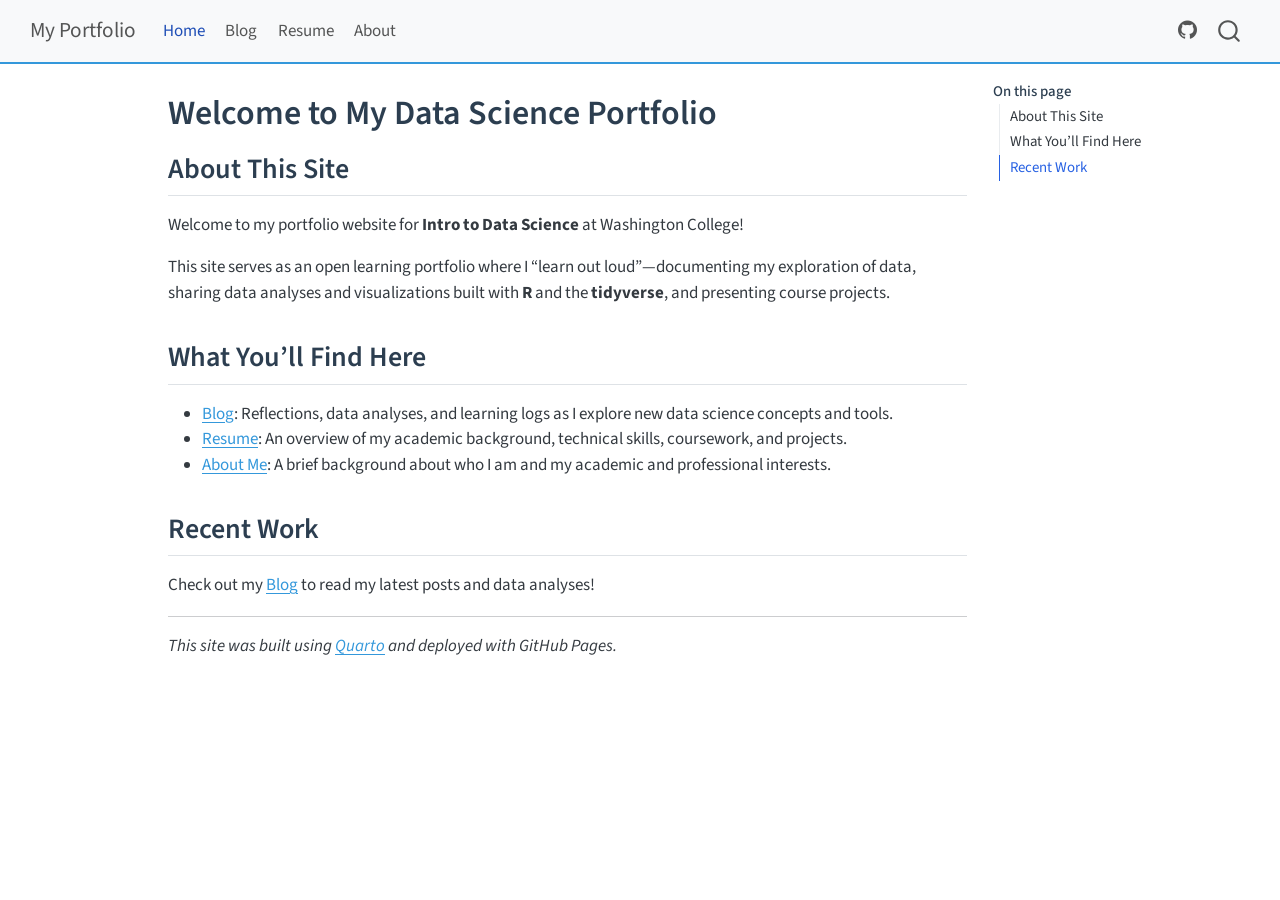
<file: docs/index.html>
<!DOCTYPE html>
<html xmlns="http://www.w3.org/1999/xhtml" lang="en" xml:lang="en"><head>

<meta charset="utf-8">
<meta name="generator" content="quarto-1.9.37">

<meta name="viewport" content="width=device-width, initial-scale=1.0, user-scalable=yes">


<title>Welcome to My Data Science Portfolio – My Portfolio</title>
<style>
/* Default styles provided by pandoc.
** See https://pandoc.org/MANUAL.html#variables-for-html for config info.
*/
code{white-space: pre-wrap;}
span.smallcaps{font-variant: small-caps;}
div.columns{display: flex; gap: min(4vw, 1.5em);}
div.column{flex: auto; overflow-x: auto;}
div.hanging-indent{margin-left: 1.5em; text-indent: -1.5em;}
ul.task-list{list-style: none;}
ul.task-list li input[type="checkbox"] {
  width: 0.8em;
  margin: 0 0.8em 0.2em -1em; /* quarto-specific, see https://github.com/quarto-dev/quarto-cli/issues/4556 */ 
  vertical-align: middle;
}
</style>


<script src="site_libs/quarto-nav/quarto-nav.js"></script>
<script src="site_libs/quarto-nav/headroom.min.js"></script>
<script src="site_libs/clipboard/clipboard.min.js"></script>
<script src="site_libs/quarto-search/autocomplete.umd.js"></script>
<script src="site_libs/quarto-search/fuse.min.js"></script>
<script src="site_libs/quarto-search/quarto-search.js"></script>
<meta name="quarto:offset" content="./">
<script src="site_libs/quarto-html/quarto.js" type="module"></script>
<script src="site_libs/quarto-html/tabsets/tabsets.js" type="module"></script>
<script src="site_libs/quarto-html/popper.min.js"></script>
<script src="site_libs/quarto-html/tippy.umd.min.js"></script>
<script src="site_libs/quarto-html/anchor.min.js"></script>
<link href="site_libs/quarto-html/tippy.css" rel="stylesheet">
<link href="site_libs/quarto-html/quarto-syntax-highlighting-7f8f88aac4f3542376d5c11b86a4c14d.css" rel="stylesheet" id="quarto-text-highlighting-styles">
<script src="site_libs/bootstrap/bootstrap.min.js"></script>
<link href="site_libs/bootstrap/bootstrap-icons.css" rel="stylesheet">
<link href="site_libs/bootstrap/bootstrap-6388ad00bb6ecaefa25b9a98db1edf18.min.css" rel="stylesheet" append-hash="true" id="quarto-bootstrap" data-mode="light">
<script id="quarto-search-options" type="application/json">{
  "location": "navbar",
  "copy-button": false,
  "collapse-after": 3,
  "panel-placement": "end",
  "type": "overlay",
  "limit": 50,
  "keyboard-shortcut": [
    "f",
    "/",
    "s"
  ],
  "show-item-context": false,
  "language": {
    "search-no-results-text": "No results",
    "search-matching-documents-text": "matching documents",
    "search-copy-link-title": "Copy link to search",
    "search-hide-matches-text": "Hide additional matches",
    "search-more-match-text": "more match in this document",
    "search-more-matches-text": "more matches in this document",
    "search-clear-button-title": "Clear",
    "search-text-placeholder": "",
    "search-detached-cancel-button-title": "Cancel",
    "search-submit-button-title": "Submit",
    "search-label": "Search"
  }
}</script>


<link rel="stylesheet" href="styles.css">
</head>

<body class="nav-fixed quarto-light">

<div id="quarto-search-results"></div>
  <header id="quarto-header" class="headroom fixed-top">
    <nav class="navbar navbar-expand-lg " data-bs-theme="dark">
      <div class="navbar-container container-fluid">
      <div class="navbar-brand-container mx-auto">
    <a class="navbar-brand" href="./index.html">
    <span class="navbar-title">My Portfolio</span>
    </a>
  </div>
            <div id="quarto-search" class="" title="Search"></div>
          <button class="navbar-toggler" type="button" data-bs-toggle="collapse" data-bs-target="#navbarCollapse" aria-controls="navbarCollapse" role="menu" aria-expanded="false" aria-label="Toggle navigation" onclick="if (window.quartoToggleHeadroom) { window.quartoToggleHeadroom(); }">
  <span class="navbar-toggler-icon"></span>
</button>
          <div class="collapse navbar-collapse" id="navbarCollapse">
            <ul class="navbar-nav navbar-nav-scroll me-auto">
  <li class="nav-item">
    <a class="nav-link active" href="./index.html" aria-current="page"> 
<span class="menu-text">Home</span></a>
  </li>  
  <li class="nav-item">
    <a class="nav-link" href="./blog.html"> 
<span class="menu-text">Blog</span></a>
  </li>  
  <li class="nav-item">
    <a class="nav-link" href="./resume.html"> 
<span class="menu-text">Resume</span></a>
  </li>  
  <li class="nav-item">
    <a class="nav-link" href="./about.html"> 
<span class="menu-text">About</span></a>
  </li>  
</ul>
            <ul class="navbar-nav navbar-nav-scroll ms-auto">
  <li class="nav-item compact">
    <a class="nav-link" href="https://github.com/yourusername"> <i class="bi bi-github" role="img">
</i> 
<span class="menu-text"></span></a>
  </li>  
</ul>
          </div> <!-- /navcollapse -->
            <div class="quarto-navbar-tools">
</div>
      </div> <!-- /container-fluid -->
    </nav>
</header>
<!-- content -->
<div id="quarto-content" class="quarto-container page-columns page-rows-contents page-layout-article page-navbar">
<!-- sidebar -->
<!-- margin-sidebar -->
    <div id="quarto-margin-sidebar" class="sidebar margin-sidebar">
        <nav id="TOC" role="doc-toc" class="toc-active">
    <h2 id="toc-title">On this page</h2>
   
  <ul>
  <li><a href="#about-this-site" id="toc-about-this-site" class="nav-link active" data-scroll-target="#about-this-site">About This Site</a></li>
  <li><a href="#what-youll-find-here" id="toc-what-youll-find-here" class="nav-link" data-scroll-target="#what-youll-find-here">What You’ll Find Here</a></li>
  <li><a href="#recent-work" id="toc-recent-work" class="nav-link" data-scroll-target="#recent-work">Recent Work</a></li>
  </ul>
</nav>
    </div>
<!-- main -->
<main class="content" id="quarto-document-content">

<header id="title-block-header" class="quarto-title-block default">
<div class="quarto-title">
<h1 class="title">Welcome to My Data Science Portfolio</h1>
</div>



<div class="quarto-title-meta">

    
  
    
  </div>
  


</header>


<section id="about-this-site" class="level2">
<h2 class="anchored" data-anchor-id="about-this-site">About This Site</h2>
<p>Welcome to my portfolio website for <strong>Intro to Data Science</strong> at Washington College!</p>
<p>This site serves as an open learning portfolio where I “learn out loud”—documenting my exploration of data, sharing data analyses and visualizations built with <strong>R</strong> and the <strong>tidyverse</strong>, and presenting course projects.</p>
</section>
<section id="what-youll-find-here" class="level2">
<h2 class="anchored" data-anchor-id="what-youll-find-here">What You’ll Find Here</h2>
<ul>
<li><strong><a href="./blog.html">Blog</a></strong>: Reflections, data analyses, and learning logs as I explore new data science concepts and tools.</li>
<li><strong><a href="./resume.html">Resume</a></strong>: An overview of my academic background, technical skills, coursework, and projects.</li>
<li><strong><a href="./about.html">About Me</a></strong>: A brief background about who I am and my academic and professional interests.</li>
</ul>
</section>
<section id="recent-work" class="level2">
<h2 class="anchored" data-anchor-id="recent-work">Recent Work</h2>
<p>Check out my <a href="./blog.html">Blog</a> to read my latest posts and data analyses!</p>
<hr>
<p><em>This site was built using <a href="https://quarto.org/">Quarto</a> and deployed with GitHub Pages.</em></p>


</section>

</main> <!-- /main -->
<script id="quarto-html-after-body" type="application/javascript">
  window.document.addEventListener("DOMContentLoaded", function (event) {
    const icon = "";
    const anchorJS = new window.AnchorJS();
    anchorJS.options = {
      placement: 'right',
      icon: icon
    };
    anchorJS.add('.anchored');
    const isCodeAnnotation = (el) => {
      for (const clz of el.classList) {
        if (clz.startsWith('code-annotation-')) {                     
          return true;
        }
      }
      return false;
    }
    const onCopySuccess = function(e) {
      // button target
      const button = e.trigger;
      // don't keep focus
      button.blur();
      // flash "checked"
      button.classList.add('code-copy-button-checked');
      var currentTitle = button.getAttribute("title");
      button.setAttribute("title", "Copied!");
      let tooltip;
      if (window.bootstrap) {
        button.setAttribute("data-bs-toggle", "tooltip");
        button.setAttribute("data-bs-placement", "left");
        button.setAttribute("data-bs-title", "Copied!");
        tooltip = new bootstrap.Tooltip(button, 
          { trigger: "manual", 
            customClass: "code-copy-button-tooltip",
            offset: [0, -8]});
        tooltip.show();    
      }
      setTimeout(function() {
        if (tooltip) {
          tooltip.hide();
          button.removeAttribute("data-bs-title");
          button.removeAttribute("data-bs-toggle");
          button.removeAttribute("data-bs-placement");
        }
        button.setAttribute("title", currentTitle);
        button.classList.remove('code-copy-button-checked');
      }, 1000);
      // clear code selection
      e.clearSelection();
    }
    const getTextToCopy = function(trigger) {
      const outerScaffold = trigger.parentElement.cloneNode(true);
      const codeEl = outerScaffold.querySelector('code');
      for (const childEl of codeEl.children) {
        if (isCodeAnnotation(childEl)) {
          childEl.remove();
        }
      }
      return codeEl.innerText;
    }
    const clipboard = new window.ClipboardJS('.code-copy-button:not([data-in-quarto-modal])', {
      text: getTextToCopy
    });
    clipboard.on('success', onCopySuccess);
    if (window.document.getElementById('quarto-embedded-source-code-modal')) {
      const clipboardModal = new window.ClipboardJS('.code-copy-button[data-in-quarto-modal]', {
        text: getTextToCopy,
        container: window.document.getElementById('quarto-embedded-source-code-modal')
      });
      clipboardModal.on('success', onCopySuccess);
    }
      var localhostRegex = new RegExp(/^(?:http|https):\/\/localhost\:?[0-9]*\//);
      var mailtoRegex = new RegExp(/^mailto:/);
        var filterRegex = new RegExp('/' + window.location.host + '/');
      var isInternal = (href) => {
          return filterRegex.test(href) || localhostRegex.test(href) || mailtoRegex.test(href);
      }
      // Inspect non-navigation links and adorn them if external
     var links = window.document.querySelectorAll('a[href]:not(.nav-link):not(.navbar-brand):not(.toc-action):not(.sidebar-link):not(.sidebar-item-toggle):not(.pagination-link):not(.no-external):not([aria-hidden]):not(.dropdown-item):not(.quarto-navigation-tool):not(.about-link)');
      for (var i=0; i<links.length; i++) {
        const link = links[i];
        if (!isInternal(link.href)) {
          // undo the damage that might have been done by quarto-nav.js in the case of
          // links that we want to consider external
          if (link.dataset.originalHref !== undefined) {
            link.href = link.dataset.originalHref;
          }
        }
      }
    function tippyHover(el, contentFn, onTriggerFn, onUntriggerFn) {
      const config = {
        allowHTML: true,
        maxWidth: 500,
        delay: 100,
        arrow: false,
        appendTo: function(el) {
            return el.parentElement;
        },
        interactive: true,
        interactiveBorder: 10,
        theme: 'quarto',
        placement: 'bottom-start',
      };
      if (contentFn) {
        config.content = contentFn;
      }
      if (onTriggerFn) {
        config.onTrigger = onTriggerFn;
      }
      if (onUntriggerFn) {
        config.onUntrigger = onUntriggerFn;
      }
      window.tippy(el, config); 
    }
    const noterefs = window.document.querySelectorAll('a[role="doc-noteref"]');
    for (var i=0; i<noterefs.length; i++) {
      const ref = noterefs[i];
      tippyHover(ref, function() {
        // use id or data attribute instead here
        let href = ref.getAttribute('data-footnote-href') || ref.getAttribute('href');
        try { href = new URL(href).hash; } catch {}
        const id = href.replace(/^#\/?/, "");
        const note = window.document.getElementById(id);
        if (note) {
          return note.innerHTML;
        } else {
          return "";
        }
      });
    }
    const xrefs = window.document.querySelectorAll('a.quarto-xref');
    const processXRef = (id, note) => {
      // Strip column container classes
      const stripColumnClz = (el) => {
        el.classList.remove("page-full", "page-columns");
        if (el.children) {
          for (const child of el.children) {
            stripColumnClz(child);
          }
        }
      }
      stripColumnClz(note)
      if (id === null || id.startsWith('sec-')) {
        // Special case sections, only their first couple elements
        const container = document.createElement("div");
        if (note.children && note.children.length > 2) {
          container.appendChild(note.children[0].cloneNode(true));
          for (let i = 1; i < note.children.length; i++) {
            const child = note.children[i];
            if (child.tagName === "P" && child.innerText === "") {
              continue;
            } else {
              container.appendChild(child.cloneNode(true));
              break;
            }
          }
          if (window.Quarto?.typesetMath) {
            window.Quarto.typesetMath(container);
          }
          return container.innerHTML
        } else {
          if (window.Quarto?.typesetMath) {
            window.Quarto.typesetMath(note);
          }
          return note.innerHTML;
        }
      } else {
        // Remove any anchor links if they are present
        const anchorLink = note.querySelector('a.anchorjs-link');
        if (anchorLink) {
          anchorLink.remove();
        }
        if (window.Quarto?.typesetMath) {
          window.Quarto.typesetMath(note);
        }
        if (note.classList.contains("callout")) {
          return note.outerHTML;
        } else {
          return note.innerHTML;
        }
      }
    }
    for (var i=0; i<xrefs.length; i++) {
      const xref = xrefs[i];
      tippyHover(xref, undefined, function(instance) {
        instance.disable();
        let url = xref.getAttribute('href');
        let hash = undefined; 
        if (url.startsWith('#')) {
          hash = url;
        } else {
          try { hash = new URL(url).hash; } catch {}
        }
        if (hash) {
          const id = hash.replace(/^#\/?/, "");
          const note = window.document.getElementById(id);
          if (note !== null) {
            try {
              const html = processXRef(id, note.cloneNode(true));
              instance.setContent(html);
            } finally {
              instance.enable();
              instance.show();
            }
          } else {
            // See if we can fetch this
            fetch(url.split('#')[0])
            .then(res => res.text())
            .then(html => {
              const parser = new DOMParser();
              const htmlDoc = parser.parseFromString(html, "text/html");
              const note = htmlDoc.getElementById(id);
              if (note !== null) {
                const html = processXRef(id, note);
                instance.setContent(html);
              } 
            }).finally(() => {
              instance.enable();
              instance.show();
            });
          }
        } else {
          // See if we can fetch a full url (with no hash to target)
          // This is a special case and we should probably do some content thinning / targeting
          fetch(url)
          .then(res => res.text())
          .then(html => {
            const parser = new DOMParser();
            const htmlDoc = parser.parseFromString(html, "text/html");
            const note = htmlDoc.querySelector('main.content');
            if (note !== null) {
              // This should only happen for chapter cross references
              // (since there is no id in the URL)
              // remove the first header
              if (note.children.length > 0 && note.children[0].tagName === "HEADER") {
                note.children[0].remove();
              }
              const html = processXRef(null, note);
              instance.setContent(html);
            } 
          }).finally(() => {
            instance.enable();
            instance.show();
          });
        }
      }, function(instance) {
      });
    }
        let selectedAnnoteEl;
        const selectorForAnnotation = ( cell, annotation) => {
          let cellAttr = 'data-code-cell="' + cell + '"';
          let lineAttr = 'data-code-annotation="' +  annotation + '"';
          const selector = 'span[' + cellAttr + '][' + lineAttr + ']';
          return selector;
        }
        const selectCodeLines = (annoteEl) => {
          const doc = window.document;
          const targetCell = annoteEl.getAttribute("data-target-cell");
          const targetAnnotation = annoteEl.getAttribute("data-target-annotation");
          const annoteSpan = window.document.querySelector(selectorForAnnotation(targetCell, targetAnnotation));
          const lines = annoteSpan.getAttribute("data-code-lines").split(",");
          const lineIds = lines.map((line) => {
            return targetCell + "-" + line;
          })
          let top = null;
          let height = null;
          let parent = null;
          if (lineIds.length > 0) {
              //compute the position of the single el (top and bottom and make a div)
              const el = window.document.getElementById(lineIds[0]);
              top = el.offsetTop;
              height = el.offsetHeight;
              parent = el.parentElement.parentElement;
            if (lineIds.length > 1) {
              const lastEl = window.document.getElementById(lineIds[lineIds.length - 1]);
              const bottom = lastEl.offsetTop + lastEl.offsetHeight;
              height = bottom - top;
            }
            if (top !== null && height !== null && parent !== null) {
              // cook up a div (if necessary) and position it 
              let div = window.document.getElementById("code-annotation-line-highlight");
              if (div === null) {
                div = window.document.createElement("div");
                div.setAttribute("id", "code-annotation-line-highlight");
                div.style.position = 'absolute';
                parent.appendChild(div);
              }
              div.style.top = top - 2 + "px";
              div.style.height = height + 4 + "px";
              div.style.left = 0;
              let gutterDiv = window.document.getElementById("code-annotation-line-highlight-gutter");
              if (gutterDiv === null) {
                gutterDiv = window.document.createElement("div");
                gutterDiv.setAttribute("id", "code-annotation-line-highlight-gutter");
                gutterDiv.style.position = 'absolute';
                const codeCell = window.document.getElementById(targetCell);
                const gutter = codeCell.querySelector('.code-annotation-gutter');
                gutter.appendChild(gutterDiv);
              }
              gutterDiv.style.top = top - 2 + "px";
              gutterDiv.style.height = height + 4 + "px";
            }
            selectedAnnoteEl = annoteEl;
          }
        };
        const unselectCodeLines = () => {
          const elementsIds = ["code-annotation-line-highlight", "code-annotation-line-highlight-gutter"];
          elementsIds.forEach((elId) => {
            const div = window.document.getElementById(elId);
            if (div) {
              div.remove();
            }
          });
          selectedAnnoteEl = undefined;
        };
          // Handle positioning of the toggle
      window.addEventListener(
        "resize",
        throttle(() => {
          elRect = undefined;
          if (selectedAnnoteEl) {
            selectCodeLines(selectedAnnoteEl);
          }
        }, 10)
      );
      function throttle(fn, ms) {
      let throttle = false;
      let timer;
        return (...args) => {
          if(!throttle) { // first call gets through
              fn.apply(this, args);
              throttle = true;
          } else { // all the others get throttled
              if(timer) clearTimeout(timer); // cancel #2
              timer = setTimeout(() => {
                fn.apply(this, args);
                timer = throttle = false;
              }, ms);
          }
        };
      }
        // Attach click handler to the DT
        const annoteDls = window.document.querySelectorAll('dt[data-target-cell]');
        for (const annoteDlNode of annoteDls) {
          annoteDlNode.addEventListener('click', (event) => {
            const clickedEl = event.target;
            if (clickedEl !== selectedAnnoteEl) {
              unselectCodeLines();
              const activeEl = window.document.querySelector('dt[data-target-cell].code-annotation-active');
              if (activeEl) {
                activeEl.classList.remove('code-annotation-active');
              }
              selectCodeLines(clickedEl);
              clickedEl.classList.add('code-annotation-active');
            } else {
              // Unselect the line
              unselectCodeLines();
              clickedEl.classList.remove('code-annotation-active');
            }
          });
        }
    const findCites = (el) => {
      const parentEl = el.parentElement;
      if (parentEl) {
        const cites = parentEl.dataset.cites;
        if (cites) {
          return {
            el,
            cites: cites.split(' ')
          };
        } else {
          return findCites(el.parentElement)
        }
      } else {
        return undefined;
      }
    };
    var bibliorefs = window.document.querySelectorAll('a[role="doc-biblioref"]');
    for (var i=0; i<bibliorefs.length; i++) {
      const ref = bibliorefs[i];
      const citeInfo = findCites(ref);
      if (citeInfo) {
        tippyHover(citeInfo.el, function() {
          var popup = window.document.createElement('div');
          citeInfo.cites.forEach(function(cite) {
            var citeDiv = window.document.createElement('div');
            citeDiv.classList.add('hanging-indent');
            citeDiv.classList.add('csl-entry');
            var biblioDiv = window.document.getElementById('ref-' + cite);
            if (biblioDiv) {
              citeDiv.innerHTML = biblioDiv.innerHTML;
            }
            popup.appendChild(citeDiv);
          });
          return popup.innerHTML;
        });
      }
    }
  });
  </script>
</div> <!-- /content -->




</body></html>
</file>
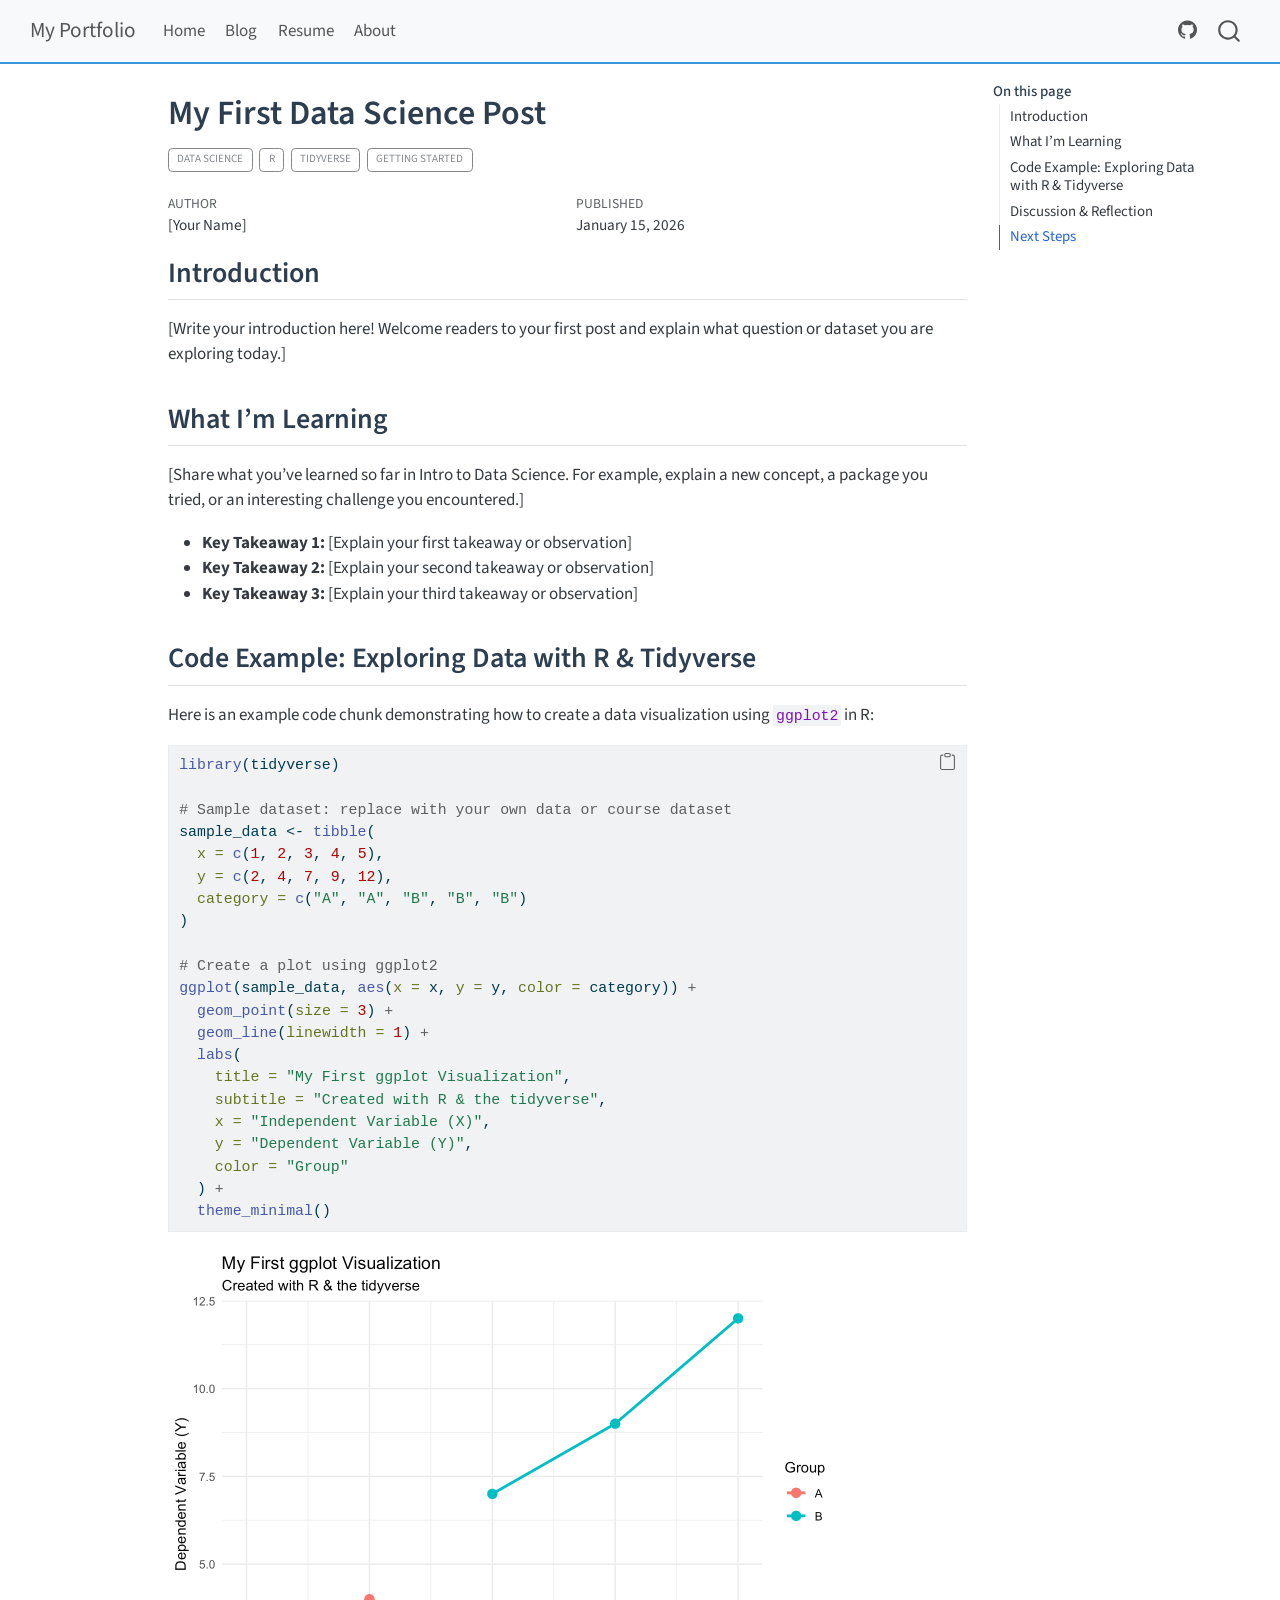
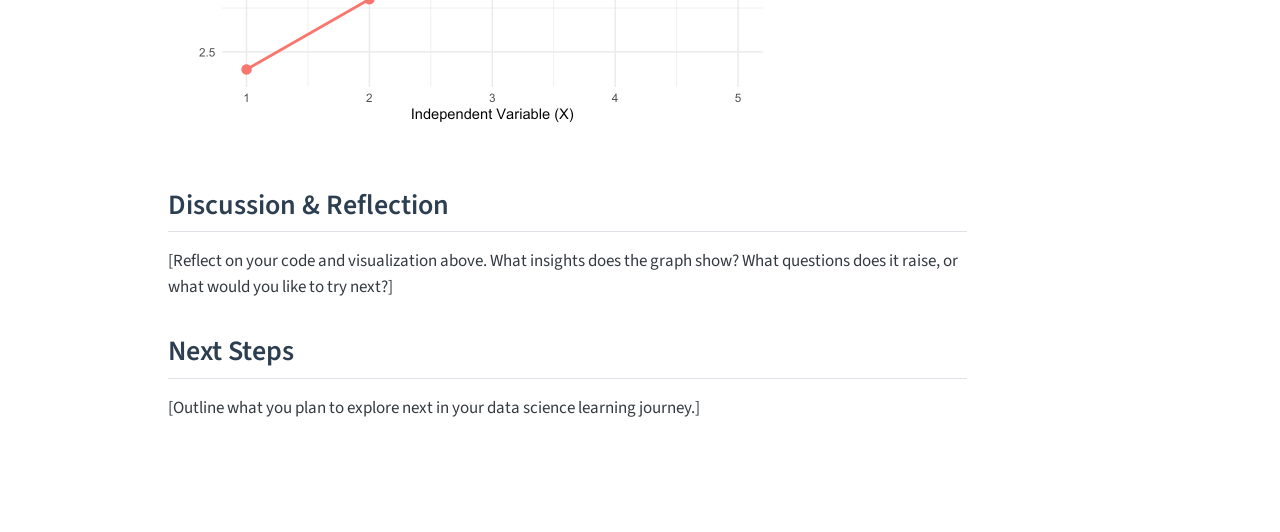
<file: docs/posts/first-post/index.html>
<!DOCTYPE html>
<html xmlns="http://www.w3.org/1999/xhtml" lang="en" xml:lang="en"><head>

<meta charset="utf-8">
<meta name="generator" content="quarto-1.9.37">

<meta name="viewport" content="width=device-width, initial-scale=1.0, user-scalable=yes">

<meta name="author" content="[Your Name]">
<meta name="dcterms.date" content="2026-01-15">

<title>My First Data Science Post – My Portfolio</title>
<style>
/* Default styles provided by pandoc.
** See https://pandoc.org/MANUAL.html#variables-for-html for config info.
*/
code{white-space: pre-wrap;}
span.smallcaps{font-variant: small-caps;}
div.columns{display: flex; gap: min(4vw, 1.5em);}
div.column{flex: auto; overflow-x: auto;}
div.hanging-indent{margin-left: 1.5em; text-indent: -1.5em;}
ul.task-list{list-style: none;}
ul.task-list li input[type="checkbox"] {
  width: 0.8em;
  margin: 0 0.8em 0.2em -1em; /* quarto-specific, see https://github.com/quarto-dev/quarto-cli/issues/4556 */ 
  vertical-align: middle;
}
/* CSS for syntax highlighting */
html { -webkit-text-size-adjust: 100%; }
pre > code.sourceCode { white-space: pre; position: relative; }
pre > code.sourceCode > span { display: inline-block; line-height: 1.25; }
pre > code.sourceCode > span:empty { height: 1.2em; }
.sourceCode { overflow: visible; }
code.sourceCode > span { color: inherit; text-decoration: inherit; }
div.sourceCode { margin: 1em 0; }
pre.sourceCode { margin: 0; }
@media screen {
div.sourceCode { overflow: auto; }
}
@media print {
pre > code.sourceCode { white-space: pre-wrap; }
pre > code.sourceCode > span { text-indent: -5em; padding-left: 5em; }
}
pre.numberSource code
  { counter-reset: source-line 0; }
pre.numberSource code > span
  { position: relative; left: -4em; counter-increment: source-line; }
pre.numberSource code > span > a:first-child::before
  { content: counter(source-line);
    position: relative; left: -1em; text-align: right; vertical-align: baseline;
    border: none; display: inline-block;
    -webkit-touch-callout: none; -webkit-user-select: none;
    -khtml-user-select: none; -moz-user-select: none;
    -ms-user-select: none; user-select: none;
    padding: 0 4px; width: 4em;
  }
pre.numberSource { margin-left: 3em;  padding-left: 4px; }
div.sourceCode
  {   }
@media screen {
pre > code.sourceCode > span > a:first-child::before { text-decoration: underline; }
}
</style>


<script src="../../site_libs/quarto-nav/quarto-nav.js"></script>
<script src="../../site_libs/quarto-nav/headroom.min.js"></script>
<script src="../../site_libs/clipboard/clipboard.min.js"></script>
<script src="../../site_libs/quarto-search/autocomplete.umd.js"></script>
<script src="../../site_libs/quarto-search/fuse.min.js"></script>
<script src="../../site_libs/quarto-search/quarto-search.js"></script>
<meta name="quarto:offset" content="../../">
<script src="../../site_libs/quarto-html/quarto.js" type="module"></script>
<script src="../../site_libs/quarto-html/tabsets/tabsets.js" type="module"></script>
<script src="../../site_libs/quarto-html/popper.min.js"></script>
<script src="../../site_libs/quarto-html/tippy.umd.min.js"></script>
<script src="../../site_libs/quarto-html/anchor.min.js"></script>
<link href="../../site_libs/quarto-html/tippy.css" rel="stylesheet">
<link href="../../site_libs/quarto-html/quarto-syntax-highlighting-7f8f88aac4f3542376d5c11b86a4c14d.css" rel="stylesheet" id="quarto-text-highlighting-styles">
<script src="../../site_libs/bootstrap/bootstrap.min.js"></script>
<link href="../../site_libs/bootstrap/bootstrap-icons.css" rel="stylesheet">
<link href="../../site_libs/bootstrap/bootstrap-6388ad00bb6ecaefa25b9a98db1edf18.min.css" rel="stylesheet" append-hash="true" id="quarto-bootstrap" data-mode="light">
<script id="quarto-search-options" type="application/json">{
  "location": "navbar",
  "copy-button": false,
  "collapse-after": 3,
  "panel-placement": "end",
  "type": "overlay",
  "limit": 50,
  "keyboard-shortcut": [
    "f",
    "/",
    "s"
  ],
  "show-item-context": false,
  "language": {
    "search-no-results-text": "No results",
    "search-matching-documents-text": "matching documents",
    "search-copy-link-title": "Copy link to search",
    "search-hide-matches-text": "Hide additional matches",
    "search-more-match-text": "more match in this document",
    "search-more-matches-text": "more matches in this document",
    "search-clear-button-title": "Clear",
    "search-text-placeholder": "",
    "search-detached-cancel-button-title": "Cancel",
    "search-submit-button-title": "Submit",
    "search-label": "Search"
  }
}</script>


<link rel="stylesheet" href="../../styles.css">
</head>

<body class="nav-fixed quarto-light">

<div id="quarto-search-results"></div>
  <header id="quarto-header" class="headroom fixed-top">
    <nav class="navbar navbar-expand-lg " data-bs-theme="dark">
      <div class="navbar-container container-fluid">
      <div class="navbar-brand-container mx-auto">
    <a class="navbar-brand" href="../../index.html">
    <span class="navbar-title">My Portfolio</span>
    </a>
  </div>
            <div id="quarto-search" class="" title="Search"></div>
          <button class="navbar-toggler" type="button" data-bs-toggle="collapse" data-bs-target="#navbarCollapse" aria-controls="navbarCollapse" role="menu" aria-expanded="false" aria-label="Toggle navigation" onclick="if (window.quartoToggleHeadroom) { window.quartoToggleHeadroom(); }">
  <span class="navbar-toggler-icon"></span>
</button>
          <div class="collapse navbar-collapse" id="navbarCollapse">
            <ul class="navbar-nav navbar-nav-scroll me-auto">
  <li class="nav-item">
    <a class="nav-link" href="../../index.html"> 
<span class="menu-text">Home</span></a>
  </li>  
  <li class="nav-item">
    <a class="nav-link" href="../../blog.html"> 
<span class="menu-text">Blog</span></a>
  </li>  
  <li class="nav-item">
    <a class="nav-link" href="../../resume.html"> 
<span class="menu-text">Resume</span></a>
  </li>  
  <li class="nav-item">
    <a class="nav-link" href="../../about.html"> 
<span class="menu-text">About</span></a>
  </li>  
</ul>
            <ul class="navbar-nav navbar-nav-scroll ms-auto">
  <li class="nav-item compact">
    <a class="nav-link" href="https://github.com/yourusername"> <i class="bi bi-github" role="img">
</i> 
<span class="menu-text"></span></a>
  </li>  
</ul>
          </div> <!-- /navcollapse -->
            <div class="quarto-navbar-tools">
</div>
      </div> <!-- /container-fluid -->
    </nav>
</header>
<!-- content -->
<div id="quarto-content" class="quarto-container page-columns page-rows-contents page-layout-article page-navbar">
<!-- sidebar -->
<!-- margin-sidebar -->
    <div id="quarto-margin-sidebar" class="sidebar margin-sidebar">
        <nav id="TOC" role="doc-toc" class="toc-active">
    <h2 id="toc-title">On this page</h2>
   
  <ul>
  <li><a href="#introduction" id="toc-introduction" class="nav-link active" data-scroll-target="#introduction">Introduction</a></li>
  <li><a href="#what-im-learning" id="toc-what-im-learning" class="nav-link" data-scroll-target="#what-im-learning">What I’m Learning</a></li>
  <li><a href="#code-example-exploring-data-with-r-tidyverse" id="toc-code-example-exploring-data-with-r-tidyverse" class="nav-link" data-scroll-target="#code-example-exploring-data-with-r-tidyverse">Code Example: Exploring Data with R &amp; Tidyverse</a></li>
  <li><a href="#discussion-reflection" id="toc-discussion-reflection" class="nav-link" data-scroll-target="#discussion-reflection">Discussion &amp; Reflection</a></li>
  <li><a href="#next-steps" id="toc-next-steps" class="nav-link" data-scroll-target="#next-steps">Next Steps</a></li>
  </ul>
</nav>
    </div>
<!-- main -->
<main class="content" id="quarto-document-content">

<header id="title-block-header" class="quarto-title-block default">
<div class="quarto-title">
<h1 class="title">My First Data Science Post</h1>
  <div class="quarto-categories">
    <div class="quarto-category">data science</div>
    <div class="quarto-category">R</div>
    <div class="quarto-category">tidyverse</div>
    <div class="quarto-category">getting started</div>
  </div>
  </div>



<div class="quarto-title-meta">

    <div>
    <div class="quarto-title-meta-heading">Author</div>
    <div class="quarto-title-meta-contents">
             <p>[Your Name] </p>
          </div>
  </div>
    
    <div>
    <div class="quarto-title-meta-heading">Published</div>
    <div class="quarto-title-meta-contents">
      <p class="date">January 15, 2026</p>
    </div>
  </div>
  
    
  </div>
  


</header>


<section id="introduction" class="level2">
<h2 class="anchored" data-anchor-id="introduction">Introduction</h2>
<p>[Write your introduction here! Welcome readers to your first post and explain what question or dataset you are exploring today.]</p>
</section>
<section id="what-im-learning" class="level2">
<h2 class="anchored" data-anchor-id="what-im-learning">What I’m Learning</h2>
<p>[Share what you’ve learned so far in Intro to Data Science. For example, explain a new concept, a package you tried, or an interesting challenge you encountered.]</p>
<ul>
<li><strong>Key Takeaway 1:</strong> [Explain your first takeaway or observation]</li>
<li><strong>Key Takeaway 2:</strong> [Explain your second takeaway or observation]</li>
<li><strong>Key Takeaway 3:</strong> [Explain your third takeaway or observation]</li>
</ul>
</section>
<section id="code-example-exploring-data-with-r-tidyverse" class="level2">
<h2 class="anchored" data-anchor-id="code-example-exploring-data-with-r-tidyverse">Code Example: Exploring Data with R &amp; Tidyverse</h2>
<p>Here is an example code chunk demonstrating how to create a data visualization using <code>ggplot2</code> in R:</p>
<div class="cell">
<div class="code-copy-outer-scaffold"><div class="sourceCode cell-code" id="cb1"><pre class="sourceCode r code-with-copy"><code class="sourceCode r"><span id="cb1-1"><a href="#cb1-1" aria-hidden="true" tabindex="-1"></a><span class="fu">library</span>(tidyverse)</span>
<span id="cb1-2"><a href="#cb1-2" aria-hidden="true" tabindex="-1"></a></span>
<span id="cb1-3"><a href="#cb1-3" aria-hidden="true" tabindex="-1"></a><span class="co"># Sample dataset: replace with your own data or course dataset</span></span>
<span id="cb1-4"><a href="#cb1-4" aria-hidden="true" tabindex="-1"></a>sample_data <span class="ot">&lt;-</span> <span class="fu">tibble</span>(</span>
<span id="cb1-5"><a href="#cb1-5" aria-hidden="true" tabindex="-1"></a>  <span class="at">x =</span> <span class="fu">c</span>(<span class="dv">1</span>, <span class="dv">2</span>, <span class="dv">3</span>, <span class="dv">4</span>, <span class="dv">5</span>),</span>
<span id="cb1-6"><a href="#cb1-6" aria-hidden="true" tabindex="-1"></a>  <span class="at">y =</span> <span class="fu">c</span>(<span class="dv">2</span>, <span class="dv">4</span>, <span class="dv">7</span>, <span class="dv">9</span>, <span class="dv">12</span>),</span>
<span id="cb1-7"><a href="#cb1-7" aria-hidden="true" tabindex="-1"></a>  <span class="at">category =</span> <span class="fu">c</span>(<span class="st">"A"</span>, <span class="st">"A"</span>, <span class="st">"B"</span>, <span class="st">"B"</span>, <span class="st">"B"</span>)</span>
<span id="cb1-8"><a href="#cb1-8" aria-hidden="true" tabindex="-1"></a>)</span>
<span id="cb1-9"><a href="#cb1-9" aria-hidden="true" tabindex="-1"></a></span>
<span id="cb1-10"><a href="#cb1-10" aria-hidden="true" tabindex="-1"></a><span class="co"># Create a plot using ggplot2</span></span>
<span id="cb1-11"><a href="#cb1-11" aria-hidden="true" tabindex="-1"></a><span class="fu">ggplot</span>(sample_data, <span class="fu">aes</span>(<span class="at">x =</span> x, <span class="at">y =</span> y, <span class="at">color =</span> category)) <span class="sc">+</span></span>
<span id="cb1-12"><a href="#cb1-12" aria-hidden="true" tabindex="-1"></a>  <span class="fu">geom_point</span>(<span class="at">size =</span> <span class="dv">3</span>) <span class="sc">+</span></span>
<span id="cb1-13"><a href="#cb1-13" aria-hidden="true" tabindex="-1"></a>  <span class="fu">geom_line</span>(<span class="at">linewidth =</span> <span class="dv">1</span>) <span class="sc">+</span></span>
<span id="cb1-14"><a href="#cb1-14" aria-hidden="true" tabindex="-1"></a>  <span class="fu">labs</span>(</span>
<span id="cb1-15"><a href="#cb1-15" aria-hidden="true" tabindex="-1"></a>    <span class="at">title =</span> <span class="st">"My First ggplot Visualization"</span>,</span>
<span id="cb1-16"><a href="#cb1-16" aria-hidden="true" tabindex="-1"></a>    <span class="at">subtitle =</span> <span class="st">"Created with R &amp; the tidyverse"</span>,</span>
<span id="cb1-17"><a href="#cb1-17" aria-hidden="true" tabindex="-1"></a>    <span class="at">x =</span> <span class="st">"Independent Variable (X)"</span>,</span>
<span id="cb1-18"><a href="#cb1-18" aria-hidden="true" tabindex="-1"></a>    <span class="at">y =</span> <span class="st">"Dependent Variable (Y)"</span>,</span>
<span id="cb1-19"><a href="#cb1-19" aria-hidden="true" tabindex="-1"></a>    <span class="at">color =</span> <span class="st">"Group"</span></span>
<span id="cb1-20"><a href="#cb1-20" aria-hidden="true" tabindex="-1"></a>  ) <span class="sc">+</span></span>
<span id="cb1-21"><a href="#cb1-21" aria-hidden="true" tabindex="-1"></a>  <span class="fu">theme_minimal</span>()</span></code></pre></div><button title="Copy to Clipboard" class="code-copy-button"><i class="bi"></i></button></div>
<div class="cell-output-display">
<div>
<figure class="figure">
<p><img src="index_files/figure-html/first-plot-1.png" class="img-fluid figure-img" width="672"></p>
</figure>
</div>
</div>
</div>
</section>
<section id="discussion-reflection" class="level2">
<h2 class="anchored" data-anchor-id="discussion-reflection">Discussion &amp; Reflection</h2>
<p>[Reflect on your code and visualization above. What insights does the graph show? What questions does it raise, or what would you like to try next?]</p>
</section>
<section id="next-steps" class="level2">
<h2 class="anchored" data-anchor-id="next-steps">Next Steps</h2>
<p>[Outline what you plan to explore next in your data science learning journey.]</p>


</section>

</main> <!-- /main -->
<script id="quarto-html-after-body" type="application/javascript">
  window.document.addEventListener("DOMContentLoaded", function (event) {
    const icon = "";
    const anchorJS = new window.AnchorJS();
    anchorJS.options = {
      placement: 'right',
      icon: icon
    };
    anchorJS.add('.anchored');
    const isCodeAnnotation = (el) => {
      for (const clz of el.classList) {
        if (clz.startsWith('code-annotation-')) {                     
          return true;
        }
      }
      return false;
    }
    const onCopySuccess = function(e) {
      // button target
      const button = e.trigger;
      // don't keep focus
      button.blur();
      // flash "checked"
      button.classList.add('code-copy-button-checked');
      var currentTitle = button.getAttribute("title");
      button.setAttribute("title", "Copied!");
      let tooltip;
      if (window.bootstrap) {
        button.setAttribute("data-bs-toggle", "tooltip");
        button.setAttribute("data-bs-placement", "left");
        button.setAttribute("data-bs-title", "Copied!");
        tooltip = new bootstrap.Tooltip(button, 
          { trigger: "manual", 
            customClass: "code-copy-button-tooltip",
            offset: [0, -8]});
        tooltip.show();    
      }
      setTimeout(function() {
        if (tooltip) {
          tooltip.hide();
          button.removeAttribute("data-bs-title");
          button.removeAttribute("data-bs-toggle");
          button.removeAttribute("data-bs-placement");
        }
        button.setAttribute("title", currentTitle);
        button.classList.remove('code-copy-button-checked');
      }, 1000);
      // clear code selection
      e.clearSelection();
    }
    const getTextToCopy = function(trigger) {
      const outerScaffold = trigger.parentElement.cloneNode(true);
      const codeEl = outerScaffold.querySelector('code');
      for (const childEl of codeEl.children) {
        if (isCodeAnnotation(childEl)) {
          childEl.remove();
        }
      }
      return codeEl.innerText;
    }
    const clipboard = new window.ClipboardJS('.code-copy-button:not([data-in-quarto-modal])', {
      text: getTextToCopy
    });
    clipboard.on('success', onCopySuccess);
    if (window.document.getElementById('quarto-embedded-source-code-modal')) {
      const clipboardModal = new window.ClipboardJS('.code-copy-button[data-in-quarto-modal]', {
        text: getTextToCopy,
        container: window.document.getElementById('quarto-embedded-source-code-modal')
      });
      clipboardModal.on('success', onCopySuccess);
    }
      var localhostRegex = new RegExp(/^(?:http|https):\/\/localhost\:?[0-9]*\//);
      var mailtoRegex = new RegExp(/^mailto:/);
        var filterRegex = new RegExp('/' + window.location.host + '/');
      var isInternal = (href) => {
          return filterRegex.test(href) || localhostRegex.test(href) || mailtoRegex.test(href);
      }
      // Inspect non-navigation links and adorn them if external
     var links = window.document.querySelectorAll('a[href]:not(.nav-link):not(.navbar-brand):not(.toc-action):not(.sidebar-link):not(.sidebar-item-toggle):not(.pagination-link):not(.no-external):not([aria-hidden]):not(.dropdown-item):not(.quarto-navigation-tool):not(.about-link)');
      for (var i=0; i<links.length; i++) {
        const link = links[i];
        if (!isInternal(link.href)) {
          // undo the damage that might have been done by quarto-nav.js in the case of
          // links that we want to consider external
          if (link.dataset.originalHref !== undefined) {
            link.href = link.dataset.originalHref;
          }
        }
      }
    function tippyHover(el, contentFn, onTriggerFn, onUntriggerFn) {
      const config = {
        allowHTML: true,
        maxWidth: 500,
        delay: 100,
        arrow: false,
        appendTo: function(el) {
            return el.parentElement;
        },
        interactive: true,
        interactiveBorder: 10,
        theme: 'quarto',
        placement: 'bottom-start',
      };
      if (contentFn) {
        config.content = contentFn;
      }
      if (onTriggerFn) {
        config.onTrigger = onTriggerFn;
      }
      if (onUntriggerFn) {
        config.onUntrigger = onUntriggerFn;
      }
      window.tippy(el, config); 
    }
    const noterefs = window.document.querySelectorAll('a[role="doc-noteref"]');
    for (var i=0; i<noterefs.length; i++) {
      const ref = noterefs[i];
      tippyHover(ref, function() {
        // use id or data attribute instead here
        let href = ref.getAttribute('data-footnote-href') || ref.getAttribute('href');
        try { href = new URL(href).hash; } catch {}
        const id = href.replace(/^#\/?/, "");
        const note = window.document.getElementById(id);
        if (note) {
          return note.innerHTML;
        } else {
          return "";
        }
      });
    }
    const xrefs = window.document.querySelectorAll('a.quarto-xref');
    const processXRef = (id, note) => {
      // Strip column container classes
      const stripColumnClz = (el) => {
        el.classList.remove("page-full", "page-columns");
        if (el.children) {
          for (const child of el.children) {
            stripColumnClz(child);
          }
        }
      }
      stripColumnClz(note)
      if (id === null || id.startsWith('sec-')) {
        // Special case sections, only their first couple elements
        const container = document.createElement("div");
        if (note.children && note.children.length > 2) {
          container.appendChild(note.children[0].cloneNode(true));
          for (let i = 1; i < note.children.length; i++) {
            const child = note.children[i];
            if (child.tagName === "P" && child.innerText === "") {
              continue;
            } else {
              container.appendChild(child.cloneNode(true));
              break;
            }
          }
          if (window.Quarto?.typesetMath) {
            window.Quarto.typesetMath(container);
          }
          return container.innerHTML
        } else {
          if (window.Quarto?.typesetMath) {
            window.Quarto.typesetMath(note);
          }
          return note.innerHTML;
        }
      } else {
        // Remove any anchor links if they are present
        const anchorLink = note.querySelector('a.anchorjs-link');
        if (anchorLink) {
          anchorLink.remove();
        }
        if (window.Quarto?.typesetMath) {
          window.Quarto.typesetMath(note);
        }
        if (note.classList.contains("callout")) {
          return note.outerHTML;
        } else {
          return note.innerHTML;
        }
      }
    }
    for (var i=0; i<xrefs.length; i++) {
      const xref = xrefs[i];
      tippyHover(xref, undefined, function(instance) {
        instance.disable();
        let url = xref.getAttribute('href');
        let hash = undefined; 
        if (url.startsWith('#')) {
          hash = url;
        } else {
          try { hash = new URL(url).hash; } catch {}
        }
        if (hash) {
          const id = hash.replace(/^#\/?/, "");
          const note = window.document.getElementById(id);
          if (note !== null) {
            try {
              const html = processXRef(id, note.cloneNode(true));
              instance.setContent(html);
            } finally {
              instance.enable();
              instance.show();
            }
          } else {
            // See if we can fetch this
            fetch(url.split('#')[0])
            .then(res => res.text())
            .then(html => {
              const parser = new DOMParser();
              const htmlDoc = parser.parseFromString(html, "text/html");
              const note = htmlDoc.getElementById(id);
              if (note !== null) {
                const html = processXRef(id, note);
                instance.setContent(html);
              } 
            }).finally(() => {
              instance.enable();
              instance.show();
            });
          }
        } else {
          // See if we can fetch a full url (with no hash to target)
          // This is a special case and we should probably do some content thinning / targeting
          fetch(url)
          .then(res => res.text())
          .then(html => {
            const parser = new DOMParser();
            const htmlDoc = parser.parseFromString(html, "text/html");
            const note = htmlDoc.querySelector('main.content');
            if (note !== null) {
              // This should only happen for chapter cross references
              // (since there is no id in the URL)
              // remove the first header
              if (note.children.length > 0 && note.children[0].tagName === "HEADER") {
                note.children[0].remove();
              }
              const html = processXRef(null, note);
              instance.setContent(html);
            } 
          }).finally(() => {
            instance.enable();
            instance.show();
          });
        }
      }, function(instance) {
      });
    }
        let selectedAnnoteEl;
        const selectorForAnnotation = ( cell, annotation) => {
          let cellAttr = 'data-code-cell="' + cell + '"';
          let lineAttr = 'data-code-annotation="' +  annotation + '"';
          const selector = 'span[' + cellAttr + '][' + lineAttr + ']';
          return selector;
        }
        const selectCodeLines = (annoteEl) => {
          const doc = window.document;
          const targetCell = annoteEl.getAttribute("data-target-cell");
          const targetAnnotation = annoteEl.getAttribute("data-target-annotation");
          const annoteSpan = window.document.querySelector(selectorForAnnotation(targetCell, targetAnnotation));
          const lines = annoteSpan.getAttribute("data-code-lines").split(",");
          const lineIds = lines.map((line) => {
            return targetCell + "-" + line;
          })
          let top = null;
          let height = null;
          let parent = null;
          if (lineIds.length > 0) {
              //compute the position of the single el (top and bottom and make a div)
              const el = window.document.getElementById(lineIds[0]);
              top = el.offsetTop;
              height = el.offsetHeight;
              parent = el.parentElement.parentElement;
            if (lineIds.length > 1) {
              const lastEl = window.document.getElementById(lineIds[lineIds.length - 1]);
              const bottom = lastEl.offsetTop + lastEl.offsetHeight;
              height = bottom - top;
            }
            if (top !== null && height !== null && parent !== null) {
              // cook up a div (if necessary) and position it 
              let div = window.document.getElementById("code-annotation-line-highlight");
              if (div === null) {
                div = window.document.createElement("div");
                div.setAttribute("id", "code-annotation-line-highlight");
                div.style.position = 'absolute';
                parent.appendChild(div);
              }
              div.style.top = top - 2 + "px";
              div.style.height = height + 4 + "px";
              div.style.left = 0;
              let gutterDiv = window.document.getElementById("code-annotation-line-highlight-gutter");
              if (gutterDiv === null) {
                gutterDiv = window.document.createElement("div");
                gutterDiv.setAttribute("id", "code-annotation-line-highlight-gutter");
                gutterDiv.style.position = 'absolute';
                const codeCell = window.document.getElementById(targetCell);
                const gutter = codeCell.querySelector('.code-annotation-gutter');
                gutter.appendChild(gutterDiv);
              }
              gutterDiv.style.top = top - 2 + "px";
              gutterDiv.style.height = height + 4 + "px";
            }
            selectedAnnoteEl = annoteEl;
          }
        };
        const unselectCodeLines = () => {
          const elementsIds = ["code-annotation-line-highlight", "code-annotation-line-highlight-gutter"];
          elementsIds.forEach((elId) => {
            const div = window.document.getElementById(elId);
            if (div) {
              div.remove();
            }
          });
          selectedAnnoteEl = undefined;
        };
          // Handle positioning of the toggle
      window.addEventListener(
        "resize",
        throttle(() => {
          elRect = undefined;
          if (selectedAnnoteEl) {
            selectCodeLines(selectedAnnoteEl);
          }
        }, 10)
      );
      function throttle(fn, ms) {
      let throttle = false;
      let timer;
        return (...args) => {
          if(!throttle) { // first call gets through
              fn.apply(this, args);
              throttle = true;
          } else { // all the others get throttled
              if(timer) clearTimeout(timer); // cancel #2
              timer = setTimeout(() => {
                fn.apply(this, args);
                timer = throttle = false;
              }, ms);
          }
        };
      }
        // Attach click handler to the DT
        const annoteDls = window.document.querySelectorAll('dt[data-target-cell]');
        for (const annoteDlNode of annoteDls) {
          annoteDlNode.addEventListener('click', (event) => {
            const clickedEl = event.target;
            if (clickedEl !== selectedAnnoteEl) {
              unselectCodeLines();
              const activeEl = window.document.querySelector('dt[data-target-cell].code-annotation-active');
              if (activeEl) {
                activeEl.classList.remove('code-annotation-active');
              }
              selectCodeLines(clickedEl);
              clickedEl.classList.add('code-annotation-active');
            } else {
              // Unselect the line
              unselectCodeLines();
              clickedEl.classList.remove('code-annotation-active');
            }
          });
        }
    const findCites = (el) => {
      const parentEl = el.parentElement;
      if (parentEl) {
        const cites = parentEl.dataset.cites;
        if (cites) {
          return {
            el,
            cites: cites.split(' ')
          };
        } else {
          return findCites(el.parentElement)
        }
      } else {
        return undefined;
      }
    };
    var bibliorefs = window.document.querySelectorAll('a[role="doc-biblioref"]');
    for (var i=0; i<bibliorefs.length; i++) {
      const ref = bibliorefs[i];
      const citeInfo = findCites(ref);
      if (citeInfo) {
        tippyHover(citeInfo.el, function() {
          var popup = window.document.createElement('div');
          citeInfo.cites.forEach(function(cite) {
            var citeDiv = window.document.createElement('div');
            citeDiv.classList.add('hanging-indent');
            citeDiv.classList.add('csl-entry');
            var biblioDiv = window.document.getElementById('ref-' + cite);
            if (biblioDiv) {
              citeDiv.innerHTML = biblioDiv.innerHTML;
            }
            popup.appendChild(citeDiv);
          });
          return popup.innerHTML;
        });
      }
    }
  });
  </script>
</div> <!-- /content -->




</body></html>
</file>
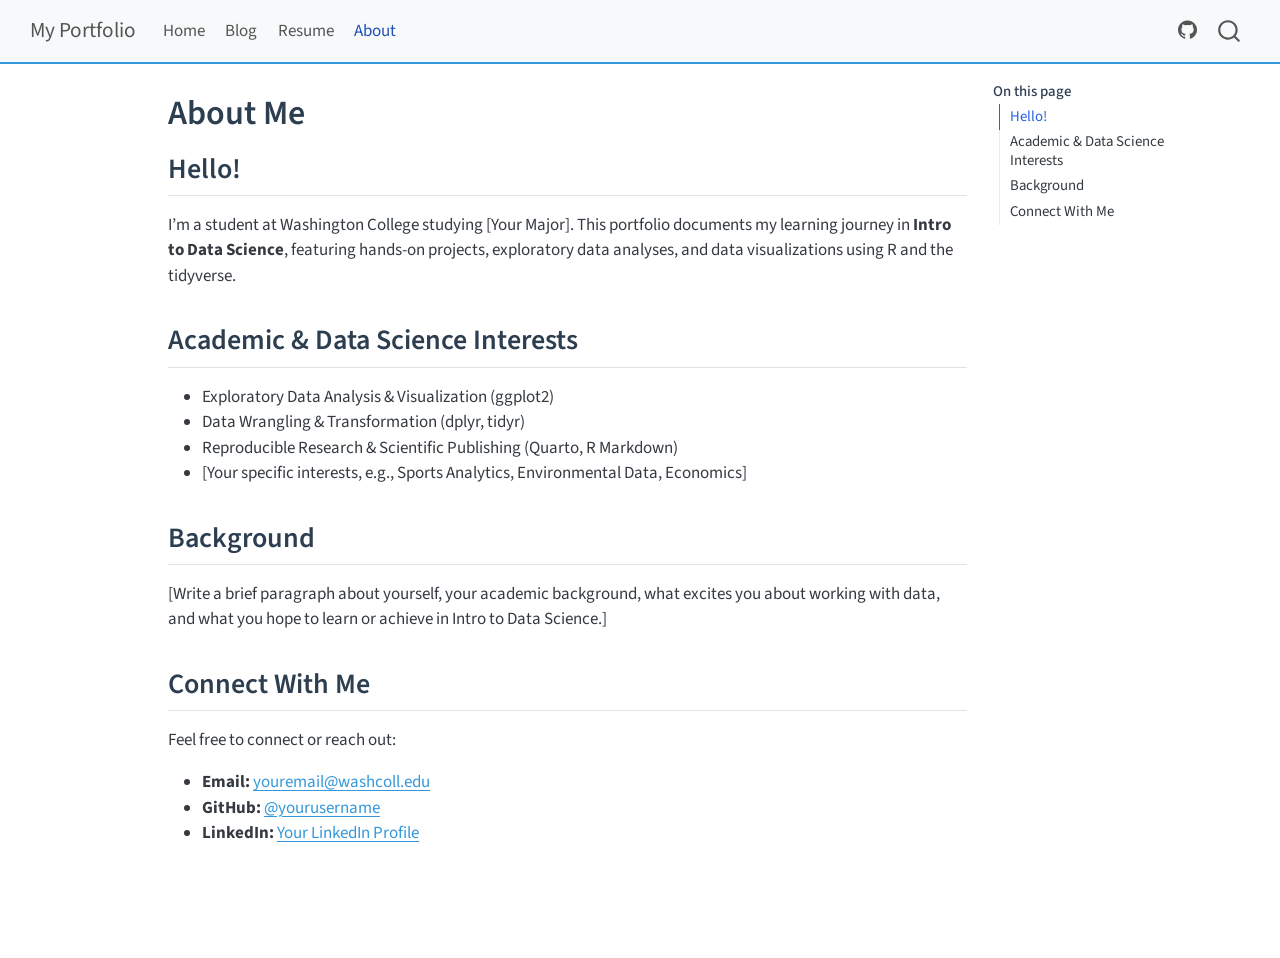
<file: docs/about.html>
<!DOCTYPE html>
<html xmlns="http://www.w3.org/1999/xhtml" lang="en" xml:lang="en"><head>

<meta charset="utf-8">
<meta name="generator" content="quarto-1.9.37">

<meta name="viewport" content="width=device-width, initial-scale=1.0, user-scalable=yes">


<title>About Me – My Portfolio</title>
<style>
/* Default styles provided by pandoc.
** See https://pandoc.org/MANUAL.html#variables-for-html for config info.
*/
code{white-space: pre-wrap;}
span.smallcaps{font-variant: small-caps;}
div.columns{display: flex; gap: min(4vw, 1.5em);}
div.column{flex: auto; overflow-x: auto;}
div.hanging-indent{margin-left: 1.5em; text-indent: -1.5em;}
ul.task-list{list-style: none;}
ul.task-list li input[type="checkbox"] {
  width: 0.8em;
  margin: 0 0.8em 0.2em -1em; /* quarto-specific, see https://github.com/quarto-dev/quarto-cli/issues/4556 */ 
  vertical-align: middle;
}
</style>


<script src="site_libs/quarto-nav/quarto-nav.js"></script>
<script src="site_libs/quarto-nav/headroom.min.js"></script>
<script src="site_libs/clipboard/clipboard.min.js"></script>
<script src="site_libs/quarto-search/autocomplete.umd.js"></script>
<script src="site_libs/quarto-search/fuse.min.js"></script>
<script src="site_libs/quarto-search/quarto-search.js"></script>
<meta name="quarto:offset" content="./">
<script src="site_libs/quarto-html/quarto.js" type="module"></script>
<script src="site_libs/quarto-html/tabsets/tabsets.js" type="module"></script>
<script src="site_libs/quarto-html/popper.min.js"></script>
<script src="site_libs/quarto-html/tippy.umd.min.js"></script>
<script src="site_libs/quarto-html/anchor.min.js"></script>
<link href="site_libs/quarto-html/tippy.css" rel="stylesheet">
<link href="site_libs/quarto-html/quarto-syntax-highlighting-7f8f88aac4f3542376d5c11b86a4c14d.css" rel="stylesheet" id="quarto-text-highlighting-styles">
<script src="site_libs/bootstrap/bootstrap.min.js"></script>
<link href="site_libs/bootstrap/bootstrap-icons.css" rel="stylesheet">
<link href="site_libs/bootstrap/bootstrap-6388ad00bb6ecaefa25b9a98db1edf18.min.css" rel="stylesheet" append-hash="true" id="quarto-bootstrap" data-mode="light">
<script id="quarto-search-options" type="application/json">{
  "location": "navbar",
  "copy-button": false,
  "collapse-after": 3,
  "panel-placement": "end",
  "type": "overlay",
  "limit": 50,
  "keyboard-shortcut": [
    "f",
    "/",
    "s"
  ],
  "show-item-context": false,
  "language": {
    "search-no-results-text": "No results",
    "search-matching-documents-text": "matching documents",
    "search-copy-link-title": "Copy link to search",
    "search-hide-matches-text": "Hide additional matches",
    "search-more-match-text": "more match in this document",
    "search-more-matches-text": "more matches in this document",
    "search-clear-button-title": "Clear",
    "search-text-placeholder": "",
    "search-detached-cancel-button-title": "Cancel",
    "search-submit-button-title": "Submit",
    "search-label": "Search"
  }
}</script>


<link rel="stylesheet" href="styles.css">
</head>

<body class="nav-fixed quarto-light">

<div id="quarto-search-results"></div>
  <header id="quarto-header" class="headroom fixed-top">
    <nav class="navbar navbar-expand-lg " data-bs-theme="dark">
      <div class="navbar-container container-fluid">
      <div class="navbar-brand-container mx-auto">
    <a class="navbar-brand" href="./index.html">
    <span class="navbar-title">My Portfolio</span>
    </a>
  </div>
            <div id="quarto-search" class="" title="Search"></div>
          <button class="navbar-toggler" type="button" data-bs-toggle="collapse" data-bs-target="#navbarCollapse" aria-controls="navbarCollapse" role="menu" aria-expanded="false" aria-label="Toggle navigation" onclick="if (window.quartoToggleHeadroom) { window.quartoToggleHeadroom(); }">
  <span class="navbar-toggler-icon"></span>
</button>
          <div class="collapse navbar-collapse" id="navbarCollapse">
            <ul class="navbar-nav navbar-nav-scroll me-auto">
  <li class="nav-item">
    <a class="nav-link" href="./index.html"> 
<span class="menu-text">Home</span></a>
  </li>  
  <li class="nav-item">
    <a class="nav-link" href="./blog.html"> 
<span class="menu-text">Blog</span></a>
  </li>  
  <li class="nav-item">
    <a class="nav-link" href="./resume.html"> 
<span class="menu-text">Resume</span></a>
  </li>  
  <li class="nav-item">
    <a class="nav-link active" href="./about.html" aria-current="page"> 
<span class="menu-text">About</span></a>
  </li>  
</ul>
            <ul class="navbar-nav navbar-nav-scroll ms-auto">
  <li class="nav-item compact">
    <a class="nav-link" href="https://github.com/yourusername"> <i class="bi bi-github" role="img">
</i> 
<span class="menu-text"></span></a>
  </li>  
</ul>
          </div> <!-- /navcollapse -->
            <div class="quarto-navbar-tools">
</div>
      </div> <!-- /container-fluid -->
    </nav>
</header>
<!-- content -->
<div id="quarto-content" class="quarto-container page-columns page-rows-contents page-layout-article page-navbar">
<!-- sidebar -->
<!-- margin-sidebar -->
    <div id="quarto-margin-sidebar" class="sidebar margin-sidebar">
        <nav id="TOC" role="doc-toc" class="toc-active">
    <h2 id="toc-title">On this page</h2>
   
  <ul>
  <li><a href="#hello" id="toc-hello" class="nav-link active" data-scroll-target="#hello">Hello!</a></li>
  <li><a href="#academic-data-science-interests" id="toc-academic-data-science-interests" class="nav-link" data-scroll-target="#academic-data-science-interests">Academic &amp; Data Science Interests</a></li>
  <li><a href="#background" id="toc-background" class="nav-link" data-scroll-target="#background">Background</a></li>
  <li><a href="#connect-with-me" id="toc-connect-with-me" class="nav-link" data-scroll-target="#connect-with-me">Connect With Me</a></li>
  </ul>
</nav>
    </div>
<!-- main -->
<main class="content" id="quarto-document-content">

<header id="title-block-header" class="quarto-title-block default">
<div class="quarto-title">
<h1 class="title">About Me</h1>
</div>



<div class="quarto-title-meta">

    
  
    
  </div>
  


</header>


<section id="hello" class="level2">
<h2 class="anchored" data-anchor-id="hello">Hello!</h2>
<p>I’m a student at Washington College studying [Your Major]. This portfolio documents my learning journey in <strong>Intro to Data Science</strong>, featuring hands-on projects, exploratory data analyses, and data visualizations using R and the tidyverse.</p>
</section>
<section id="academic-data-science-interests" class="level2">
<h2 class="anchored" data-anchor-id="academic-data-science-interests">Academic &amp; Data Science Interests</h2>
<ul>
<li>Exploratory Data Analysis &amp; Visualization (ggplot2)</li>
<li>Data Wrangling &amp; Transformation (dplyr, tidyr)</li>
<li>Reproducible Research &amp; Scientific Publishing (Quarto, R Markdown)</li>
<li>[Your specific interests, e.g., Sports Analytics, Environmental Data, Economics]</li>
</ul>
</section>
<section id="background" class="level2">
<h2 class="anchored" data-anchor-id="background">Background</h2>
<p>[Write a brief paragraph about yourself, your academic background, what excites you about working with data, and what you hope to learn or achieve in Intro to Data Science.]</p>
</section>
<section id="connect-with-me" class="level2">
<h2 class="anchored" data-anchor-id="connect-with-me">Connect With Me</h2>
<p>Feel free to connect or reach out:</p>
<ul>
<li><strong>Email:</strong> <a href="mailto:youremail@washcoll.edu">youremail@washcoll.edu</a></li>
<li><strong>GitHub:</strong> <a href="https://github.com/yourusername"><span class="citation" data-cites="yourusername">@yourusername</span></a></li>
<li><strong>LinkedIn:</strong> <a href="https://linkedin.com/in/yourprofile">Your LinkedIn Profile</a></li>
</ul>


</section>

</main> <!-- /main -->
<script id="quarto-html-after-body" type="application/javascript">
  window.document.addEventListener("DOMContentLoaded", function (event) {
    const icon = "";
    const anchorJS = new window.AnchorJS();
    anchorJS.options = {
      placement: 'right',
      icon: icon
    };
    anchorJS.add('.anchored');
    const isCodeAnnotation = (el) => {
      for (const clz of el.classList) {
        if (clz.startsWith('code-annotation-')) {                     
          return true;
        }
      }
      return false;
    }
    const onCopySuccess = function(e) {
      // button target
      const button = e.trigger;
      // don't keep focus
      button.blur();
      // flash "checked"
      button.classList.add('code-copy-button-checked');
      var currentTitle = button.getAttribute("title");
      button.setAttribute("title", "Copied!");
      let tooltip;
      if (window.bootstrap) {
        button.setAttribute("data-bs-toggle", "tooltip");
        button.setAttribute("data-bs-placement", "left");
        button.setAttribute("data-bs-title", "Copied!");
        tooltip = new bootstrap.Tooltip(button, 
          { trigger: "manual", 
            customClass: "code-copy-button-tooltip",
            offset: [0, -8]});
        tooltip.show();    
      }
      setTimeout(function() {
        if (tooltip) {
          tooltip.hide();
          button.removeAttribute("data-bs-title");
          button.removeAttribute("data-bs-toggle");
          button.removeAttribute("data-bs-placement");
        }
        button.setAttribute("title", currentTitle);
        button.classList.remove('code-copy-button-checked');
      }, 1000);
      // clear code selection
      e.clearSelection();
    }
    const getTextToCopy = function(trigger) {
      const outerScaffold = trigger.parentElement.cloneNode(true);
      const codeEl = outerScaffold.querySelector('code');
      for (const childEl of codeEl.children) {
        if (isCodeAnnotation(childEl)) {
          childEl.remove();
        }
      }
      return codeEl.innerText;
    }
    const clipboard = new window.ClipboardJS('.code-copy-button:not([data-in-quarto-modal])', {
      text: getTextToCopy
    });
    clipboard.on('success', onCopySuccess);
    if (window.document.getElementById('quarto-embedded-source-code-modal')) {
      const clipboardModal = new window.ClipboardJS('.code-copy-button[data-in-quarto-modal]', {
        text: getTextToCopy,
        container: window.document.getElementById('quarto-embedded-source-code-modal')
      });
      clipboardModal.on('success', onCopySuccess);
    }
      var localhostRegex = new RegExp(/^(?:http|https):\/\/localhost\:?[0-9]*\//);
      var mailtoRegex = new RegExp(/^mailto:/);
        var filterRegex = new RegExp('/' + window.location.host + '/');
      var isInternal = (href) => {
          return filterRegex.test(href) || localhostRegex.test(href) || mailtoRegex.test(href);
      }
      // Inspect non-navigation links and adorn them if external
     var links = window.document.querySelectorAll('a[href]:not(.nav-link):not(.navbar-brand):not(.toc-action):not(.sidebar-link):not(.sidebar-item-toggle):not(.pagination-link):not(.no-external):not([aria-hidden]):not(.dropdown-item):not(.quarto-navigation-tool):not(.about-link)');
      for (var i=0; i<links.length; i++) {
        const link = links[i];
        if (!isInternal(link.href)) {
          // undo the damage that might have been done by quarto-nav.js in the case of
          // links that we want to consider external
          if (link.dataset.originalHref !== undefined) {
            link.href = link.dataset.originalHref;
          }
        }
      }
    function tippyHover(el, contentFn, onTriggerFn, onUntriggerFn) {
      const config = {
        allowHTML: true,
        maxWidth: 500,
        delay: 100,
        arrow: false,
        appendTo: function(el) {
            return el.parentElement;
        },
        interactive: true,
        interactiveBorder: 10,
        theme: 'quarto',
        placement: 'bottom-start',
      };
      if (contentFn) {
        config.content = contentFn;
      }
      if (onTriggerFn) {
        config.onTrigger = onTriggerFn;
      }
      if (onUntriggerFn) {
        config.onUntrigger = onUntriggerFn;
      }
      window.tippy(el, config); 
    }
    const noterefs = window.document.querySelectorAll('a[role="doc-noteref"]');
    for (var i=0; i<noterefs.length; i++) {
      const ref = noterefs[i];
      tippyHover(ref, function() {
        // use id or data attribute instead here
        let href = ref.getAttribute('data-footnote-href') || ref.getAttribute('href');
        try { href = new URL(href).hash; } catch {}
        const id = href.replace(/^#\/?/, "");
        const note = window.document.getElementById(id);
        if (note) {
          return note.innerHTML;
        } else {
          return "";
        }
      });
    }
    const xrefs = window.document.querySelectorAll('a.quarto-xref');
    const processXRef = (id, note) => {
      // Strip column container classes
      const stripColumnClz = (el) => {
        el.classList.remove("page-full", "page-columns");
        if (el.children) {
          for (const child of el.children) {
            stripColumnClz(child);
          }
        }
      }
      stripColumnClz(note)
      if (id === null || id.startsWith('sec-')) {
        // Special case sections, only their first couple elements
        const container = document.createElement("div");
        if (note.children && note.children.length > 2) {
          container.appendChild(note.children[0].cloneNode(true));
          for (let i = 1; i < note.children.length; i++) {
            const child = note.children[i];
            if (child.tagName === "P" && child.innerText === "") {
              continue;
            } else {
              container.appendChild(child.cloneNode(true));
              break;
            }
          }
          if (window.Quarto?.typesetMath) {
            window.Quarto.typesetMath(container);
          }
          return container.innerHTML
        } else {
          if (window.Quarto?.typesetMath) {
            window.Quarto.typesetMath(note);
          }
          return note.innerHTML;
        }
      } else {
        // Remove any anchor links if they are present
        const anchorLink = note.querySelector('a.anchorjs-link');
        if (anchorLink) {
          anchorLink.remove();
        }
        if (window.Quarto?.typesetMath) {
          window.Quarto.typesetMath(note);
        }
        if (note.classList.contains("callout")) {
          return note.outerHTML;
        } else {
          return note.innerHTML;
        }
      }
    }
    for (var i=0; i<xrefs.length; i++) {
      const xref = xrefs[i];
      tippyHover(xref, undefined, function(instance) {
        instance.disable();
        let url = xref.getAttribute('href');
        let hash = undefined; 
        if (url.startsWith('#')) {
          hash = url;
        } else {
          try { hash = new URL(url).hash; } catch {}
        }
        if (hash) {
          const id = hash.replace(/^#\/?/, "");
          const note = window.document.getElementById(id);
          if (note !== null) {
            try {
              const html = processXRef(id, note.cloneNode(true));
              instance.setContent(html);
            } finally {
              instance.enable();
              instance.show();
            }
          } else {
            // See if we can fetch this
            fetch(url.split('#')[0])
            .then(res => res.text())
            .then(html => {
              const parser = new DOMParser();
              const htmlDoc = parser.parseFromString(html, "text/html");
              const note = htmlDoc.getElementById(id);
              if (note !== null) {
                const html = processXRef(id, note);
                instance.setContent(html);
              } 
            }).finally(() => {
              instance.enable();
              instance.show();
            });
          }
        } else {
          // See if we can fetch a full url (with no hash to target)
          // This is a special case and we should probably do some content thinning / targeting
          fetch(url)
          .then(res => res.text())
          .then(html => {
            const parser = new DOMParser();
            const htmlDoc = parser.parseFromString(html, "text/html");
            const note = htmlDoc.querySelector('main.content');
            if (note !== null) {
              // This should only happen for chapter cross references
              // (since there is no id in the URL)
              // remove the first header
              if (note.children.length > 0 && note.children[0].tagName === "HEADER") {
                note.children[0].remove();
              }
              const html = processXRef(null, note);
              instance.setContent(html);
            } 
          }).finally(() => {
            instance.enable();
            instance.show();
          });
        }
      }, function(instance) {
      });
    }
        let selectedAnnoteEl;
        const selectorForAnnotation = ( cell, annotation) => {
          let cellAttr = 'data-code-cell="' + cell + '"';
          let lineAttr = 'data-code-annotation="' +  annotation + '"';
          const selector = 'span[' + cellAttr + '][' + lineAttr + ']';
          return selector;
        }
        const selectCodeLines = (annoteEl) => {
          const doc = window.document;
          const targetCell = annoteEl.getAttribute("data-target-cell");
          const targetAnnotation = annoteEl.getAttribute("data-target-annotation");
          const annoteSpan = window.document.querySelector(selectorForAnnotation(targetCell, targetAnnotation));
          const lines = annoteSpan.getAttribute("data-code-lines").split(",");
          const lineIds = lines.map((line) => {
            return targetCell + "-" + line;
          })
          let top = null;
          let height = null;
          let parent = null;
          if (lineIds.length > 0) {
              //compute the position of the single el (top and bottom and make a div)
              const el = window.document.getElementById(lineIds[0]);
              top = el.offsetTop;
              height = el.offsetHeight;
              parent = el.parentElement.parentElement;
            if (lineIds.length > 1) {
              const lastEl = window.document.getElementById(lineIds[lineIds.length - 1]);
              const bottom = lastEl.offsetTop + lastEl.offsetHeight;
              height = bottom - top;
            }
            if (top !== null && height !== null && parent !== null) {
              // cook up a div (if necessary) and position it 
              let div = window.document.getElementById("code-annotation-line-highlight");
              if (div === null) {
                div = window.document.createElement("div");
                div.setAttribute("id", "code-annotation-line-highlight");
                div.style.position = 'absolute';
                parent.appendChild(div);
              }
              div.style.top = top - 2 + "px";
              div.style.height = height + 4 + "px";
              div.style.left = 0;
              let gutterDiv = window.document.getElementById("code-annotation-line-highlight-gutter");
              if (gutterDiv === null) {
                gutterDiv = window.document.createElement("div");
                gutterDiv.setAttribute("id", "code-annotation-line-highlight-gutter");
                gutterDiv.style.position = 'absolute';
                const codeCell = window.document.getElementById(targetCell);
                const gutter = codeCell.querySelector('.code-annotation-gutter');
                gutter.appendChild(gutterDiv);
              }
              gutterDiv.style.top = top - 2 + "px";
              gutterDiv.style.height = height + 4 + "px";
            }
            selectedAnnoteEl = annoteEl;
          }
        };
        const unselectCodeLines = () => {
          const elementsIds = ["code-annotation-line-highlight", "code-annotation-line-highlight-gutter"];
          elementsIds.forEach((elId) => {
            const div = window.document.getElementById(elId);
            if (div) {
              div.remove();
            }
          });
          selectedAnnoteEl = undefined;
        };
          // Handle positioning of the toggle
      window.addEventListener(
        "resize",
        throttle(() => {
          elRect = undefined;
          if (selectedAnnoteEl) {
            selectCodeLines(selectedAnnoteEl);
          }
        }, 10)
      );
      function throttle(fn, ms) {
      let throttle = false;
      let timer;
        return (...args) => {
          if(!throttle) { // first call gets through
              fn.apply(this, args);
              throttle = true;
          } else { // all the others get throttled
              if(timer) clearTimeout(timer); // cancel #2
              timer = setTimeout(() => {
                fn.apply(this, args);
                timer = throttle = false;
              }, ms);
          }
        };
      }
        // Attach click handler to the DT
        const annoteDls = window.document.querySelectorAll('dt[data-target-cell]');
        for (const annoteDlNode of annoteDls) {
          annoteDlNode.addEventListener('click', (event) => {
            const clickedEl = event.target;
            if (clickedEl !== selectedAnnoteEl) {
              unselectCodeLines();
              const activeEl = window.document.querySelector('dt[data-target-cell].code-annotation-active');
              if (activeEl) {
                activeEl.classList.remove('code-annotation-active');
              }
              selectCodeLines(clickedEl);
              clickedEl.classList.add('code-annotation-active');
            } else {
              // Unselect the line
              unselectCodeLines();
              clickedEl.classList.remove('code-annotation-active');
            }
          });
        }
    const findCites = (el) => {
      const parentEl = el.parentElement;
      if (parentEl) {
        const cites = parentEl.dataset.cites;
        if (cites) {
          return {
            el,
            cites: cites.split(' ')
          };
        } else {
          return findCites(el.parentElement)
        }
      } else {
        return undefined;
      }
    };
    var bibliorefs = window.document.querySelectorAll('a[role="doc-biblioref"]');
    for (var i=0; i<bibliorefs.length; i++) {
      const ref = bibliorefs[i];
      const citeInfo = findCites(ref);
      if (citeInfo) {
        tippyHover(citeInfo.el, function() {
          var popup = window.document.createElement('div');
          citeInfo.cites.forEach(function(cite) {
            var citeDiv = window.document.createElement('div');
            citeDiv.classList.add('hanging-indent');
            citeDiv.classList.add('csl-entry');
            var biblioDiv = window.document.getElementById('ref-' + cite);
            if (biblioDiv) {
              citeDiv.innerHTML = biblioDiv.innerHTML;
            }
            popup.appendChild(citeDiv);
          });
          return popup.innerHTML;
        });
      }
    }
  });
  </script>
</div> <!-- /content -->




</body></html>
</file>
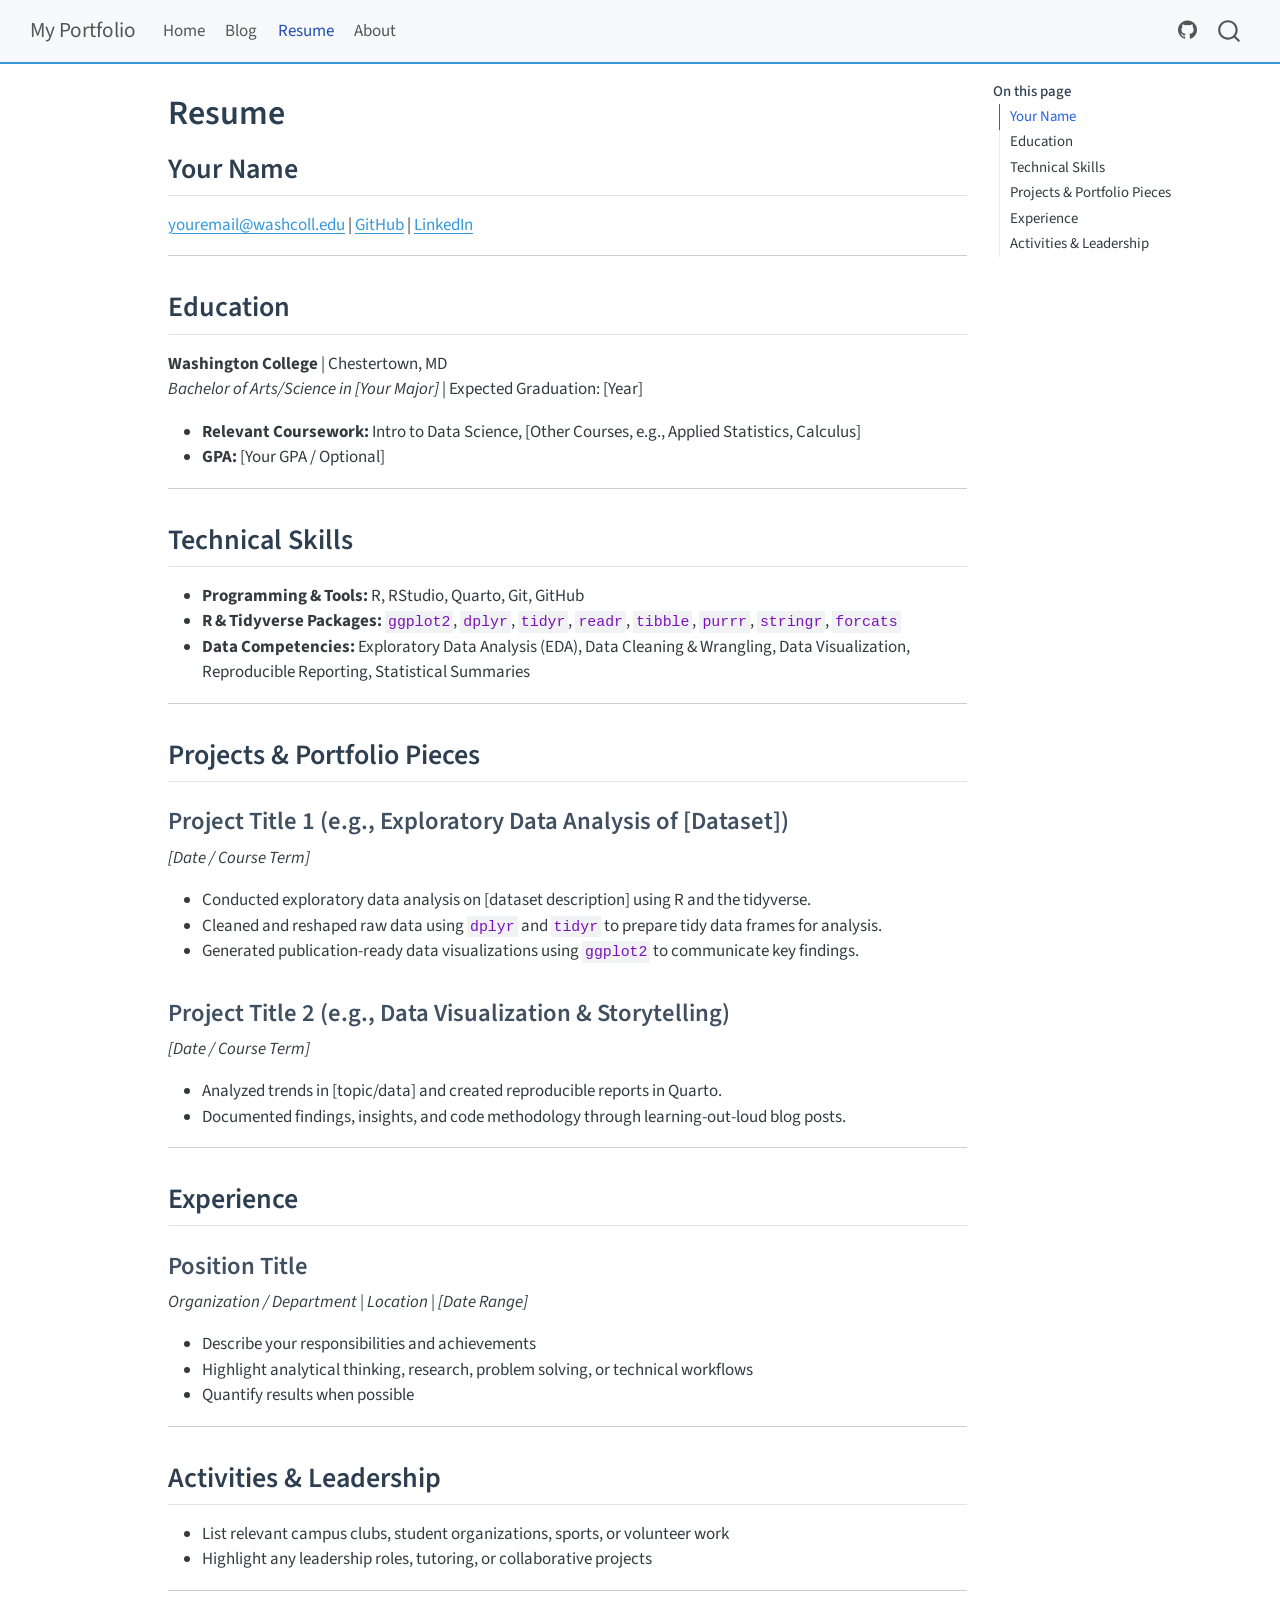
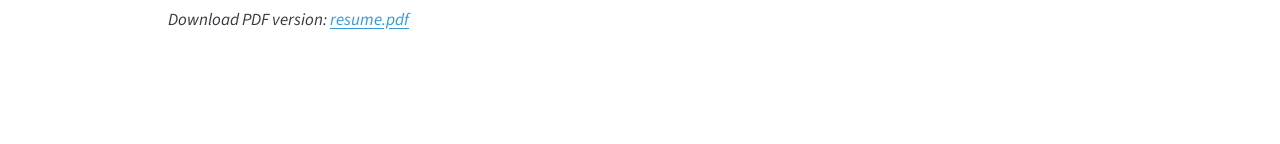
<file: docs/resume.html>
<!DOCTYPE html>
<html xmlns="http://www.w3.org/1999/xhtml" lang="en" xml:lang="en"><head>

<meta charset="utf-8">
<meta name="generator" content="quarto-1.9.37">

<meta name="viewport" content="width=device-width, initial-scale=1.0, user-scalable=yes">


<title>Resume – My Portfolio</title>
<style>
/* Default styles provided by pandoc.
** See https://pandoc.org/MANUAL.html#variables-for-html for config info.
*/
code{white-space: pre-wrap;}
span.smallcaps{font-variant: small-caps;}
div.columns{display: flex; gap: min(4vw, 1.5em);}
div.column{flex: auto; overflow-x: auto;}
div.hanging-indent{margin-left: 1.5em; text-indent: -1.5em;}
ul.task-list{list-style: none;}
ul.task-list li input[type="checkbox"] {
  width: 0.8em;
  margin: 0 0.8em 0.2em -1em; /* quarto-specific, see https://github.com/quarto-dev/quarto-cli/issues/4556 */ 
  vertical-align: middle;
}
</style>


<script src="site_libs/quarto-nav/quarto-nav.js"></script>
<script src="site_libs/quarto-nav/headroom.min.js"></script>
<script src="site_libs/clipboard/clipboard.min.js"></script>
<script src="site_libs/quarto-search/autocomplete.umd.js"></script>
<script src="site_libs/quarto-search/fuse.min.js"></script>
<script src="site_libs/quarto-search/quarto-search.js"></script>
<meta name="quarto:offset" content="./">
<script src="site_libs/quarto-html/quarto.js" type="module"></script>
<script src="site_libs/quarto-html/tabsets/tabsets.js" type="module"></script>
<script src="site_libs/quarto-html/popper.min.js"></script>
<script src="site_libs/quarto-html/tippy.umd.min.js"></script>
<script src="site_libs/quarto-html/anchor.min.js"></script>
<link href="site_libs/quarto-html/tippy.css" rel="stylesheet">
<link href="site_libs/quarto-html/quarto-syntax-highlighting-7f8f88aac4f3542376d5c11b86a4c14d.css" rel="stylesheet" id="quarto-text-highlighting-styles">
<script src="site_libs/bootstrap/bootstrap.min.js"></script>
<link href="site_libs/bootstrap/bootstrap-icons.css" rel="stylesheet">
<link href="site_libs/bootstrap/bootstrap-6388ad00bb6ecaefa25b9a98db1edf18.min.css" rel="stylesheet" append-hash="true" id="quarto-bootstrap" data-mode="light">
<script id="quarto-search-options" type="application/json">{
  "location": "navbar",
  "copy-button": false,
  "collapse-after": 3,
  "panel-placement": "end",
  "type": "overlay",
  "limit": 50,
  "keyboard-shortcut": [
    "f",
    "/",
    "s"
  ],
  "show-item-context": false,
  "language": {
    "search-no-results-text": "No results",
    "search-matching-documents-text": "matching documents",
    "search-copy-link-title": "Copy link to search",
    "search-hide-matches-text": "Hide additional matches",
    "search-more-match-text": "more match in this document",
    "search-more-matches-text": "more matches in this document",
    "search-clear-button-title": "Clear",
    "search-text-placeholder": "",
    "search-detached-cancel-button-title": "Cancel",
    "search-submit-button-title": "Submit",
    "search-label": "Search"
  }
}</script>


<link rel="stylesheet" href="styles.css">
</head>

<body class="nav-fixed quarto-light">

<div id="quarto-search-results"></div>
  <header id="quarto-header" class="headroom fixed-top">
    <nav class="navbar navbar-expand-lg " data-bs-theme="dark">
      <div class="navbar-container container-fluid">
      <div class="navbar-brand-container mx-auto">
    <a class="navbar-brand" href="./index.html">
    <span class="navbar-title">My Portfolio</span>
    </a>
  </div>
            <div id="quarto-search" class="" title="Search"></div>
          <button class="navbar-toggler" type="button" data-bs-toggle="collapse" data-bs-target="#navbarCollapse" aria-controls="navbarCollapse" role="menu" aria-expanded="false" aria-label="Toggle navigation" onclick="if (window.quartoToggleHeadroom) { window.quartoToggleHeadroom(); }">
  <span class="navbar-toggler-icon"></span>
</button>
          <div class="collapse navbar-collapse" id="navbarCollapse">
            <ul class="navbar-nav navbar-nav-scroll me-auto">
  <li class="nav-item">
    <a class="nav-link" href="./index.html"> 
<span class="menu-text">Home</span></a>
  </li>  
  <li class="nav-item">
    <a class="nav-link" href="./blog.html"> 
<span class="menu-text">Blog</span></a>
  </li>  
  <li class="nav-item">
    <a class="nav-link active" href="./resume.html" aria-current="page"> 
<span class="menu-text">Resume</span></a>
  </li>  
  <li class="nav-item">
    <a class="nav-link" href="./about.html"> 
<span class="menu-text">About</span></a>
  </li>  
</ul>
            <ul class="navbar-nav navbar-nav-scroll ms-auto">
  <li class="nav-item compact">
    <a class="nav-link" href="https://github.com/yourusername"> <i class="bi bi-github" role="img">
</i> 
<span class="menu-text"></span></a>
  </li>  
</ul>
          </div> <!-- /navcollapse -->
            <div class="quarto-navbar-tools">
</div>
      </div> <!-- /container-fluid -->
    </nav>
</header>
<!-- content -->
<div id="quarto-content" class="quarto-container page-columns page-rows-contents page-layout-article page-navbar">
<!-- sidebar -->
<!-- margin-sidebar -->
    <div id="quarto-margin-sidebar" class="sidebar margin-sidebar">
        <nav id="TOC" role="doc-toc" class="toc-active">
    <h2 id="toc-title">On this page</h2>
   
  <ul>
  <li><a href="#your-name" id="toc-your-name" class="nav-link active" data-scroll-target="#your-name">Your Name</a></li>
  <li><a href="#education" id="toc-education" class="nav-link" data-scroll-target="#education">Education</a></li>
  <li><a href="#technical-skills" id="toc-technical-skills" class="nav-link" data-scroll-target="#technical-skills">Technical Skills</a></li>
  <li><a href="#projects-portfolio-pieces" id="toc-projects-portfolio-pieces" class="nav-link" data-scroll-target="#projects-portfolio-pieces">Projects &amp; Portfolio Pieces</a>
  <ul class="collapse">
  <li><a href="#project-title-1-e.g.-exploratory-data-analysis-of-dataset" id="toc-project-title-1-e.g.-exploratory-data-analysis-of-dataset" class="nav-link" data-scroll-target="#project-title-1-e.g.-exploratory-data-analysis-of-dataset">Project Title 1 (e.g., Exploratory Data Analysis of [Dataset])</a></li>
  <li><a href="#project-title-2-e.g.-data-visualization-storytelling" id="toc-project-title-2-e.g.-data-visualization-storytelling" class="nav-link" data-scroll-target="#project-title-2-e.g.-data-visualization-storytelling">Project Title 2 (e.g., Data Visualization &amp; Storytelling)</a></li>
  </ul></li>
  <li><a href="#experience" id="toc-experience" class="nav-link" data-scroll-target="#experience">Experience</a>
  <ul class="collapse">
  <li><a href="#position-title" id="toc-position-title" class="nav-link" data-scroll-target="#position-title">Position Title</a></li>
  </ul></li>
  <li><a href="#activities-leadership" id="toc-activities-leadership" class="nav-link" data-scroll-target="#activities-leadership">Activities &amp; Leadership</a></li>
  </ul>
</nav>
    </div>
<!-- main -->
<main class="content" id="quarto-document-content">

<header id="title-block-header" class="quarto-title-block default">
<div class="quarto-title">
<h1 class="title">Resume</h1>
</div>



<div class="quarto-title-meta">

    
  
    
  </div>
  


</header>


<section id="your-name" class="level2">
<h2 class="anchored" data-anchor-id="your-name">Your Name</h2>
<p><a href="mailto:youremail@washcoll.edu">youremail@washcoll.edu</a> | <a href="https://github.com/yourusername">GitHub</a> | <a href="https://linkedin.com/in/yourprofile">LinkedIn</a></p>
<hr>
</section>
<section id="education" class="level2">
<h2 class="anchored" data-anchor-id="education">Education</h2>
<p><strong>Washington College</strong> | Chestertown, MD<br>
<em>Bachelor of Arts/Science in [Your Major]</em> | Expected Graduation: [Year]</p>
<ul>
<li><strong>Relevant Coursework:</strong> Intro to Data Science, [Other Courses, e.g., Applied Statistics, Calculus]</li>
<li><strong>GPA:</strong> [Your GPA / Optional]</li>
</ul>
<hr>
</section>
<section id="technical-skills" class="level2">
<h2 class="anchored" data-anchor-id="technical-skills">Technical Skills</h2>
<ul>
<li><strong>Programming &amp; Tools:</strong> R, RStudio, Quarto, Git, GitHub</li>
<li><strong>R &amp; Tidyverse Packages:</strong> <code>ggplot2</code>, <code>dplyr</code>, <code>tidyr</code>, <code>readr</code>, <code>tibble</code>, <code>purrr</code>, <code>stringr</code>, <code>forcats</code></li>
<li><strong>Data Competencies:</strong> Exploratory Data Analysis (EDA), Data Cleaning &amp; Wrangling, Data Visualization, Reproducible Reporting, Statistical Summaries</li>
</ul>
<hr>
</section>
<section id="projects-portfolio-pieces" class="level2">
<h2 class="anchored" data-anchor-id="projects-portfolio-pieces">Projects &amp; Portfolio Pieces</h2>
<section id="project-title-1-e.g.-exploratory-data-analysis-of-dataset" class="level3">
<h3 class="anchored" data-anchor-id="project-title-1-e.g.-exploratory-data-analysis-of-dataset">Project Title 1 (e.g., Exploratory Data Analysis of [Dataset])</h3>
<p><em>[Date / Course Term]</em></p>
<ul>
<li>Conducted exploratory data analysis on [dataset description] using R and the tidyverse.</li>
<li>Cleaned and reshaped raw data using <code>dplyr</code> and <code>tidyr</code> to prepare tidy data frames for analysis.</li>
<li>Generated publication-ready data visualizations using <code>ggplot2</code> to communicate key findings.</li>
</ul>
</section>
<section id="project-title-2-e.g.-data-visualization-storytelling" class="level3">
<h3 class="anchored" data-anchor-id="project-title-2-e.g.-data-visualization-storytelling">Project Title 2 (e.g., Data Visualization &amp; Storytelling)</h3>
<p><em>[Date / Course Term]</em></p>
<ul>
<li>Analyzed trends in [topic/data] and created reproducible reports in Quarto.</li>
<li>Documented findings, insights, and code methodology through learning-out-loud blog posts.</li>
</ul>
<hr>
</section>
</section>
<section id="experience" class="level2">
<h2 class="anchored" data-anchor-id="experience">Experience</h2>
<section id="position-title" class="level3">
<h3 class="anchored" data-anchor-id="position-title">Position Title</h3>
<p><em>Organization / Department | Location | [Date Range]</em></p>
<ul>
<li>Describe your responsibilities and achievements</li>
<li>Highlight analytical thinking, research, problem solving, or technical workflows</li>
<li>Quantify results when possible</li>
</ul>
<hr>
</section>
</section>
<section id="activities-leadership" class="level2">
<h2 class="anchored" data-anchor-id="activities-leadership">Activities &amp; Leadership</h2>
<ul>
<li>List relevant campus clubs, student organizations, sports, or volunteer work</li>
<li>Highlight any leadership roles, tutoring, or collaborative projects</li>
</ul>
<hr>
<p><em>Download PDF version: <a href="resume.pdf">resume.pdf</a></em></p>


</section>

</main> <!-- /main -->
<script id="quarto-html-after-body" type="application/javascript">
  window.document.addEventListener("DOMContentLoaded", function (event) {
    const icon = "";
    const anchorJS = new window.AnchorJS();
    anchorJS.options = {
      placement: 'right',
      icon: icon
    };
    anchorJS.add('.anchored');
    const isCodeAnnotation = (el) => {
      for (const clz of el.classList) {
        if (clz.startsWith('code-annotation-')) {                     
          return true;
        }
      }
      return false;
    }
    const onCopySuccess = function(e) {
      // button target
      const button = e.trigger;
      // don't keep focus
      button.blur();
      // flash "checked"
      button.classList.add('code-copy-button-checked');
      var currentTitle = button.getAttribute("title");
      button.setAttribute("title", "Copied!");
      let tooltip;
      if (window.bootstrap) {
        button.setAttribute("data-bs-toggle", "tooltip");
        button.setAttribute("data-bs-placement", "left");
        button.setAttribute("data-bs-title", "Copied!");
        tooltip = new bootstrap.Tooltip(button, 
          { trigger: "manual", 
            customClass: "code-copy-button-tooltip",
            offset: [0, -8]});
        tooltip.show();    
      }
      setTimeout(function() {
        if (tooltip) {
          tooltip.hide();
          button.removeAttribute("data-bs-title");
          button.removeAttribute("data-bs-toggle");
          button.removeAttribute("data-bs-placement");
        }
        button.setAttribute("title", currentTitle);
        button.classList.remove('code-copy-button-checked');
      }, 1000);
      // clear code selection
      e.clearSelection();
    }
    const getTextToCopy = function(trigger) {
      const outerScaffold = trigger.parentElement.cloneNode(true);
      const codeEl = outerScaffold.querySelector('code');
      for (const childEl of codeEl.children) {
        if (isCodeAnnotation(childEl)) {
          childEl.remove();
        }
      }
      return codeEl.innerText;
    }
    const clipboard = new window.ClipboardJS('.code-copy-button:not([data-in-quarto-modal])', {
      text: getTextToCopy
    });
    clipboard.on('success', onCopySuccess);
    if (window.document.getElementById('quarto-embedded-source-code-modal')) {
      const clipboardModal = new window.ClipboardJS('.code-copy-button[data-in-quarto-modal]', {
        text: getTextToCopy,
        container: window.document.getElementById('quarto-embedded-source-code-modal')
      });
      clipboardModal.on('success', onCopySuccess);
    }
      var localhostRegex = new RegExp(/^(?:http|https):\/\/localhost\:?[0-9]*\//);
      var mailtoRegex = new RegExp(/^mailto:/);
        var filterRegex = new RegExp('/' + window.location.host + '/');
      var isInternal = (href) => {
          return filterRegex.test(href) || localhostRegex.test(href) || mailtoRegex.test(href);
      }
      // Inspect non-navigation links and adorn them if external
     var links = window.document.querySelectorAll('a[href]:not(.nav-link):not(.navbar-brand):not(.toc-action):not(.sidebar-link):not(.sidebar-item-toggle):not(.pagination-link):not(.no-external):not([aria-hidden]):not(.dropdown-item):not(.quarto-navigation-tool):not(.about-link)');
      for (var i=0; i<links.length; i++) {
        const link = links[i];
        if (!isInternal(link.href)) {
          // undo the damage that might have been done by quarto-nav.js in the case of
          // links that we want to consider external
          if (link.dataset.originalHref !== undefined) {
            link.href = link.dataset.originalHref;
          }
        }
      }
    function tippyHover(el, contentFn, onTriggerFn, onUntriggerFn) {
      const config = {
        allowHTML: true,
        maxWidth: 500,
        delay: 100,
        arrow: false,
        appendTo: function(el) {
            return el.parentElement;
        },
        interactive: true,
        interactiveBorder: 10,
        theme: 'quarto',
        placement: 'bottom-start',
      };
      if (contentFn) {
        config.content = contentFn;
      }
      if (onTriggerFn) {
        config.onTrigger = onTriggerFn;
      }
      if (onUntriggerFn) {
        config.onUntrigger = onUntriggerFn;
      }
      window.tippy(el, config); 
    }
    const noterefs = window.document.querySelectorAll('a[role="doc-noteref"]');
    for (var i=0; i<noterefs.length; i++) {
      const ref = noterefs[i];
      tippyHover(ref, function() {
        // use id or data attribute instead here
        let href = ref.getAttribute('data-footnote-href') || ref.getAttribute('href');
        try { href = new URL(href).hash; } catch {}
        const id = href.replace(/^#\/?/, "");
        const note = window.document.getElementById(id);
        if (note) {
          return note.innerHTML;
        } else {
          return "";
        }
      });
    }
    const xrefs = window.document.querySelectorAll('a.quarto-xref');
    const processXRef = (id, note) => {
      // Strip column container classes
      const stripColumnClz = (el) => {
        el.classList.remove("page-full", "page-columns");
        if (el.children) {
          for (const child of el.children) {
            stripColumnClz(child);
          }
        }
      }
      stripColumnClz(note)
      if (id === null || id.startsWith('sec-')) {
        // Special case sections, only their first couple elements
        const container = document.createElement("div");
        if (note.children && note.children.length > 2) {
          container.appendChild(note.children[0].cloneNode(true));
          for (let i = 1; i < note.children.length; i++) {
            const child = note.children[i];
            if (child.tagName === "P" && child.innerText === "") {
              continue;
            } else {
              container.appendChild(child.cloneNode(true));
              break;
            }
          }
          if (window.Quarto?.typesetMath) {
            window.Quarto.typesetMath(container);
          }
          return container.innerHTML
        } else {
          if (window.Quarto?.typesetMath) {
            window.Quarto.typesetMath(note);
          }
          return note.innerHTML;
        }
      } else {
        // Remove any anchor links if they are present
        const anchorLink = note.querySelector('a.anchorjs-link');
        if (anchorLink) {
          anchorLink.remove();
        }
        if (window.Quarto?.typesetMath) {
          window.Quarto.typesetMath(note);
        }
        if (note.classList.contains("callout")) {
          return note.outerHTML;
        } else {
          return note.innerHTML;
        }
      }
    }
    for (var i=0; i<xrefs.length; i++) {
      const xref = xrefs[i];
      tippyHover(xref, undefined, function(instance) {
        instance.disable();
        let url = xref.getAttribute('href');
        let hash = undefined; 
        if (url.startsWith('#')) {
          hash = url;
        } else {
          try { hash = new URL(url).hash; } catch {}
        }
        if (hash) {
          const id = hash.replace(/^#\/?/, "");
          const note = window.document.getElementById(id);
          if (note !== null) {
            try {
              const html = processXRef(id, note.cloneNode(true));
              instance.setContent(html);
            } finally {
              instance.enable();
              instance.show();
            }
          } else {
            // See if we can fetch this
            fetch(url.split('#')[0])
            .then(res => res.text())
            .then(html => {
              const parser = new DOMParser();
              const htmlDoc = parser.parseFromString(html, "text/html");
              const note = htmlDoc.getElementById(id);
              if (note !== null) {
                const html = processXRef(id, note);
                instance.setContent(html);
              } 
            }).finally(() => {
              instance.enable();
              instance.show();
            });
          }
        } else {
          // See if we can fetch a full url (with no hash to target)
          // This is a special case and we should probably do some content thinning / targeting
          fetch(url)
          .then(res => res.text())
          .then(html => {
            const parser = new DOMParser();
            const htmlDoc = parser.parseFromString(html, "text/html");
            const note = htmlDoc.querySelector('main.content');
            if (note !== null) {
              // This should only happen for chapter cross references
              // (since there is no id in the URL)
              // remove the first header
              if (note.children.length > 0 && note.children[0].tagName === "HEADER") {
                note.children[0].remove();
              }
              const html = processXRef(null, note);
              instance.setContent(html);
            } 
          }).finally(() => {
            instance.enable();
            instance.show();
          });
        }
      }, function(instance) {
      });
    }
        let selectedAnnoteEl;
        const selectorForAnnotation = ( cell, annotation) => {
          let cellAttr = 'data-code-cell="' + cell + '"';
          let lineAttr = 'data-code-annotation="' +  annotation + '"';
          const selector = 'span[' + cellAttr + '][' + lineAttr + ']';
          return selector;
        }
        const selectCodeLines = (annoteEl) => {
          const doc = window.document;
          const targetCell = annoteEl.getAttribute("data-target-cell");
          const targetAnnotation = annoteEl.getAttribute("data-target-annotation");
          const annoteSpan = window.document.querySelector(selectorForAnnotation(targetCell, targetAnnotation));
          const lines = annoteSpan.getAttribute("data-code-lines").split(",");
          const lineIds = lines.map((line) => {
            return targetCell + "-" + line;
          })
          let top = null;
          let height = null;
          let parent = null;
          if (lineIds.length > 0) {
              //compute the position of the single el (top and bottom and make a div)
              const el = window.document.getElementById(lineIds[0]);
              top = el.offsetTop;
              height = el.offsetHeight;
              parent = el.parentElement.parentElement;
            if (lineIds.length > 1) {
              const lastEl = window.document.getElementById(lineIds[lineIds.length - 1]);
              const bottom = lastEl.offsetTop + lastEl.offsetHeight;
              height = bottom - top;
            }
            if (top !== null && height !== null && parent !== null) {
              // cook up a div (if necessary) and position it 
              let div = window.document.getElementById("code-annotation-line-highlight");
              if (div === null) {
                div = window.document.createElement("div");
                div.setAttribute("id", "code-annotation-line-highlight");
                div.style.position = 'absolute';
                parent.appendChild(div);
              }
              div.style.top = top - 2 + "px";
              div.style.height = height + 4 + "px";
              div.style.left = 0;
              let gutterDiv = window.document.getElementById("code-annotation-line-highlight-gutter");
              if (gutterDiv === null) {
                gutterDiv = window.document.createElement("div");
                gutterDiv.setAttribute("id", "code-annotation-line-highlight-gutter");
                gutterDiv.style.position = 'absolute';
                const codeCell = window.document.getElementById(targetCell);
                const gutter = codeCell.querySelector('.code-annotation-gutter');
                gutter.appendChild(gutterDiv);
              }
              gutterDiv.style.top = top - 2 + "px";
              gutterDiv.style.height = height + 4 + "px";
            }
            selectedAnnoteEl = annoteEl;
          }
        };
        const unselectCodeLines = () => {
          const elementsIds = ["code-annotation-line-highlight", "code-annotation-line-highlight-gutter"];
          elementsIds.forEach((elId) => {
            const div = window.document.getElementById(elId);
            if (div) {
              div.remove();
            }
          });
          selectedAnnoteEl = undefined;
        };
          // Handle positioning of the toggle
      window.addEventListener(
        "resize",
        throttle(() => {
          elRect = undefined;
          if (selectedAnnoteEl) {
            selectCodeLines(selectedAnnoteEl);
          }
        }, 10)
      );
      function throttle(fn, ms) {
      let throttle = false;
      let timer;
        return (...args) => {
          if(!throttle) { // first call gets through
              fn.apply(this, args);
              throttle = true;
          } else { // all the others get throttled
              if(timer) clearTimeout(timer); // cancel #2
              timer = setTimeout(() => {
                fn.apply(this, args);
                timer = throttle = false;
              }, ms);
          }
        };
      }
        // Attach click handler to the DT
        const annoteDls = window.document.querySelectorAll('dt[data-target-cell]');
        for (const annoteDlNode of annoteDls) {
          annoteDlNode.addEventListener('click', (event) => {
            const clickedEl = event.target;
            if (clickedEl !== selectedAnnoteEl) {
              unselectCodeLines();
              const activeEl = window.document.querySelector('dt[data-target-cell].code-annotation-active');
              if (activeEl) {
                activeEl.classList.remove('code-annotation-active');
              }
              selectCodeLines(clickedEl);
              clickedEl.classList.add('code-annotation-active');
            } else {
              // Unselect the line
              unselectCodeLines();
              clickedEl.classList.remove('code-annotation-active');
            }
          });
        }
    const findCites = (el) => {
      const parentEl = el.parentElement;
      if (parentEl) {
        const cites = parentEl.dataset.cites;
        if (cites) {
          return {
            el,
            cites: cites.split(' ')
          };
        } else {
          return findCites(el.parentElement)
        }
      } else {
        return undefined;
      }
    };
    var bibliorefs = window.document.querySelectorAll('a[role="doc-biblioref"]');
    for (var i=0; i<bibliorefs.length; i++) {
      const ref = bibliorefs[i];
      const citeInfo = findCites(ref);
      if (citeInfo) {
        tippyHover(citeInfo.el, function() {
          var popup = window.document.createElement('div');
          citeInfo.cites.forEach(function(cite) {
            var citeDiv = window.document.createElement('div');
            citeDiv.classList.add('hanging-indent');
            citeDiv.classList.add('csl-entry');
            var biblioDiv = window.document.getElementById('ref-' + cite);
            if (biblioDiv) {
              citeDiv.innerHTML = biblioDiv.innerHTML;
            }
            popup.appendChild(citeDiv);
          });
          return popup.innerHTML;
        });
      }
    }
  });
  </script>
</div> <!-- /content -->




</body></html>
</file>
<file: docs/site_libs/quarto-html/tippy.css>
.tippy-box[data-animation=fade][data-state=hidden]{opacity:0}[data-tippy-root]{max-width:calc(100vw - 10px)}.tippy-box{position:relative;background-color:#333;color:#fff;border-radius:4px;font-size:14px;line-height:1.4;white-space:normal;outline:0;transition-property:transform,visibility,opacity}.tippy-box[data-placement^=top]>.tippy-arrow{bottom:0}.tippy-box[data-placement^=top]>.tippy-arrow:before{bottom:-7px;left:0;border-width:8px 8px 0;border-top-color:initial;transform-origin:center top}.tippy-box[data-placement^=bottom]>.tippy-arrow{top:0}.tippy-box[data-placement^=bottom]>.tippy-arrow:before{top:-7px;left:0;border-width:0 8px 8px;border-bottom-color:initial;transform-origin:center bottom}.tippy-box[data-placement^=left]>.tippy-arrow{right:0}.tippy-box[data-placement^=left]>.tippy-arrow:before{border-width:8px 0 8px 8px;border-left-color:initial;right:-7px;transform-origin:center left}.tippy-box[data-placement^=right]>.tippy-arrow{left:0}.tippy-box[data-placement^=right]>.tippy-arrow:before{left:-7px;border-width:8px 8px 8px 0;border-right-color:initial;transform-origin:center right}.tippy-box[data-inertia][data-state=visible]{transition-timing-function:cubic-bezier(.54,1.5,.38,1.11)}.tippy-arrow{width:16px;height:16px;color:#333}.tippy-arrow:before{content:"";position:absolute;border-color:transparent;border-style:solid}.tippy-content{position:relative;padding:5px 9px;z-index:1}
</file>
<file: docs/site_libs/quarto-html/quarto-syntax-highlighting-7f8f88aac4f3542376d5c11b86a4c14d.css>
/* quarto syntax highlight colors */
:root {
  --quarto-hl-ot-color: #003B4F;
  --quarto-hl-at-color: #657422;
  --quarto-hl-ss-color: #20794D;
  --quarto-hl-an-color: #5E5E5E;
  --quarto-hl-fu-color: #4758AB;
  --quarto-hl-st-color: #20794D;
  --quarto-hl-cf-color: #003B4F;
  --quarto-hl-op-color: #5E5E5E;
  --quarto-hl-er-color: #AD0000;
  --quarto-hl-bn-color: #AD0000;
  --quarto-hl-al-color: #AD0000;
  --quarto-hl-va-color: #111111;
  --quarto-hl-bu-color: inherit;
  --quarto-hl-ex-color: inherit;
  --quarto-hl-pp-color: #AD0000;
  --quarto-hl-in-color: #5E5E5E;
  --quarto-hl-vs-color: #20794D;
  --quarto-hl-wa-color: #5E5E5E;
  --quarto-hl-do-color: #5E5E5E;
  --quarto-hl-im-color: #00769E;
  --quarto-hl-ch-color: #20794D;
  --quarto-hl-dt-color: #AD0000;
  --quarto-hl-fl-color: #AD0000;
  --quarto-hl-co-color: #5E5E5E;
  --quarto-hl-cv-color: #5E5E5E;
  --quarto-hl-cn-color: #8f5902;
  --quarto-hl-sc-color: #5E5E5E;
  --quarto-hl-dv-color: #AD0000;
  --quarto-hl-kw-color: #003B4F;
}

/* other quarto variables */
:root {
  --quarto-font-monospace: SFMono-Regular, Menlo, Monaco, Consolas, "Liberation Mono", "Courier New", monospace;
}

/* syntax highlight based on Pandoc's rules */
pre > code.sourceCode > span {
  color: #003B4F;
}

code.sourceCode > span {
  color: #003B4F;
}

div.sourceCode,
div.sourceCode pre.sourceCode {
  color: #003B4F;
}

/* Normal */
code span {
  color: #003B4F;
}

/* Alert */
code span.al {
  color: #AD0000;
  font-style: inherit;
}

/* Annotation */
code span.an {
  color: #5E5E5E;
  font-style: inherit;
}

/* Attribute */
code span.at {
  color: #657422;
  font-style: inherit;
}

/* BaseN */
code span.bn {
  color: #AD0000;
  font-style: inherit;
}

/* BuiltIn */
code span.bu {
  font-style: inherit;
}

/* ControlFlow */
code span.cf {
  color: #003B4F;
  font-weight: bold;
  font-style: inherit;
}

/* Char */
code span.ch {
  color: #20794D;
  font-style: inherit;
}

/* Constant */
code span.cn {
  color: #8f5902;
  font-style: inherit;
}

/* Comment */
code span.co {
  color: #5E5E5E;
  font-style: inherit;
}

/* CommentVar */
code span.cv {
  color: #5E5E5E;
  font-style: italic;
}

/* Documentation */
code span.do {
  color: #5E5E5E;
  font-style: italic;
}

/* DataType */
code span.dt {
  color: #AD0000;
  font-style: inherit;
}

/* DecVal */
code span.dv {
  color: #AD0000;
  font-style: inherit;
}

/* Error */
code span.er {
  color: #AD0000;
  font-style: inherit;
}

/* Extension */
code span.ex {
  font-style: inherit;
}

/* Float */
code span.fl {
  color: #AD0000;
  font-style: inherit;
}

/* Function */
code span.fu {
  color: #4758AB;
  font-style: inherit;
}

/* Import */
code span.im {
  color: #00769E;
  font-style: inherit;
}

/* Information */
code span.in {
  color: #5E5E5E;
  font-style: inherit;
}

/* Keyword */
code span.kw {
  color: #003B4F;
  font-weight: bold;
  font-style: inherit;
}

/* Operator */
code span.op {
  color: #5E5E5E;
  font-style: inherit;
}

/* Other */
code span.ot {
  color: #003B4F;
  font-style: inherit;
}

/* Preprocessor */
code span.pp {
  color: #AD0000;
  font-style: inherit;
}

/* SpecialChar */
code span.sc {
  color: #5E5E5E;
  font-style: inherit;
}

/* SpecialString */
code span.ss {
  color: #20794D;
  font-style: inherit;
}

/* String */
code span.st {
  color: #20794D;
  font-style: inherit;
}

/* Variable */
code span.va {
  color: #111111;
  font-style: inherit;
}

/* VerbatimString */
code span.vs {
  color: #20794D;
  font-style: inherit;
}

/* Warning */
code span.wa {
  color: #5E5E5E;
  font-style: italic;
}

.prevent-inlining {
  content: "</";
}

/*# sourceMappingURL=789ad8cd35626ba772517505b42a116e.css.map */
</file>
<file: docs/styles.css>
/* Custom CSS styles for your portfolio */

/* Custom color scheme */
:root {
  --primary-color: #2c3e50;
  --secondary-color: #3498db;
  --accent-color: #e74c3c;
}

/* Customize navbar */
.navbar {
  border-bottom: 2px solid var(--secondary-color);
}

/* Customize headings */
h1, h2, h3 {
  color: var(--primary-color);
}

/* Customize links */
a {
  color: var(--secondary-color);
}

a:hover {
  color: var(--accent-color);
}

/* Add some spacing to sections */
section {
  margin-bottom: 2rem;
}

/* Style for code blocks */
pre {
  border-left: 3px solid var(--secondary-color);
}
</file>
